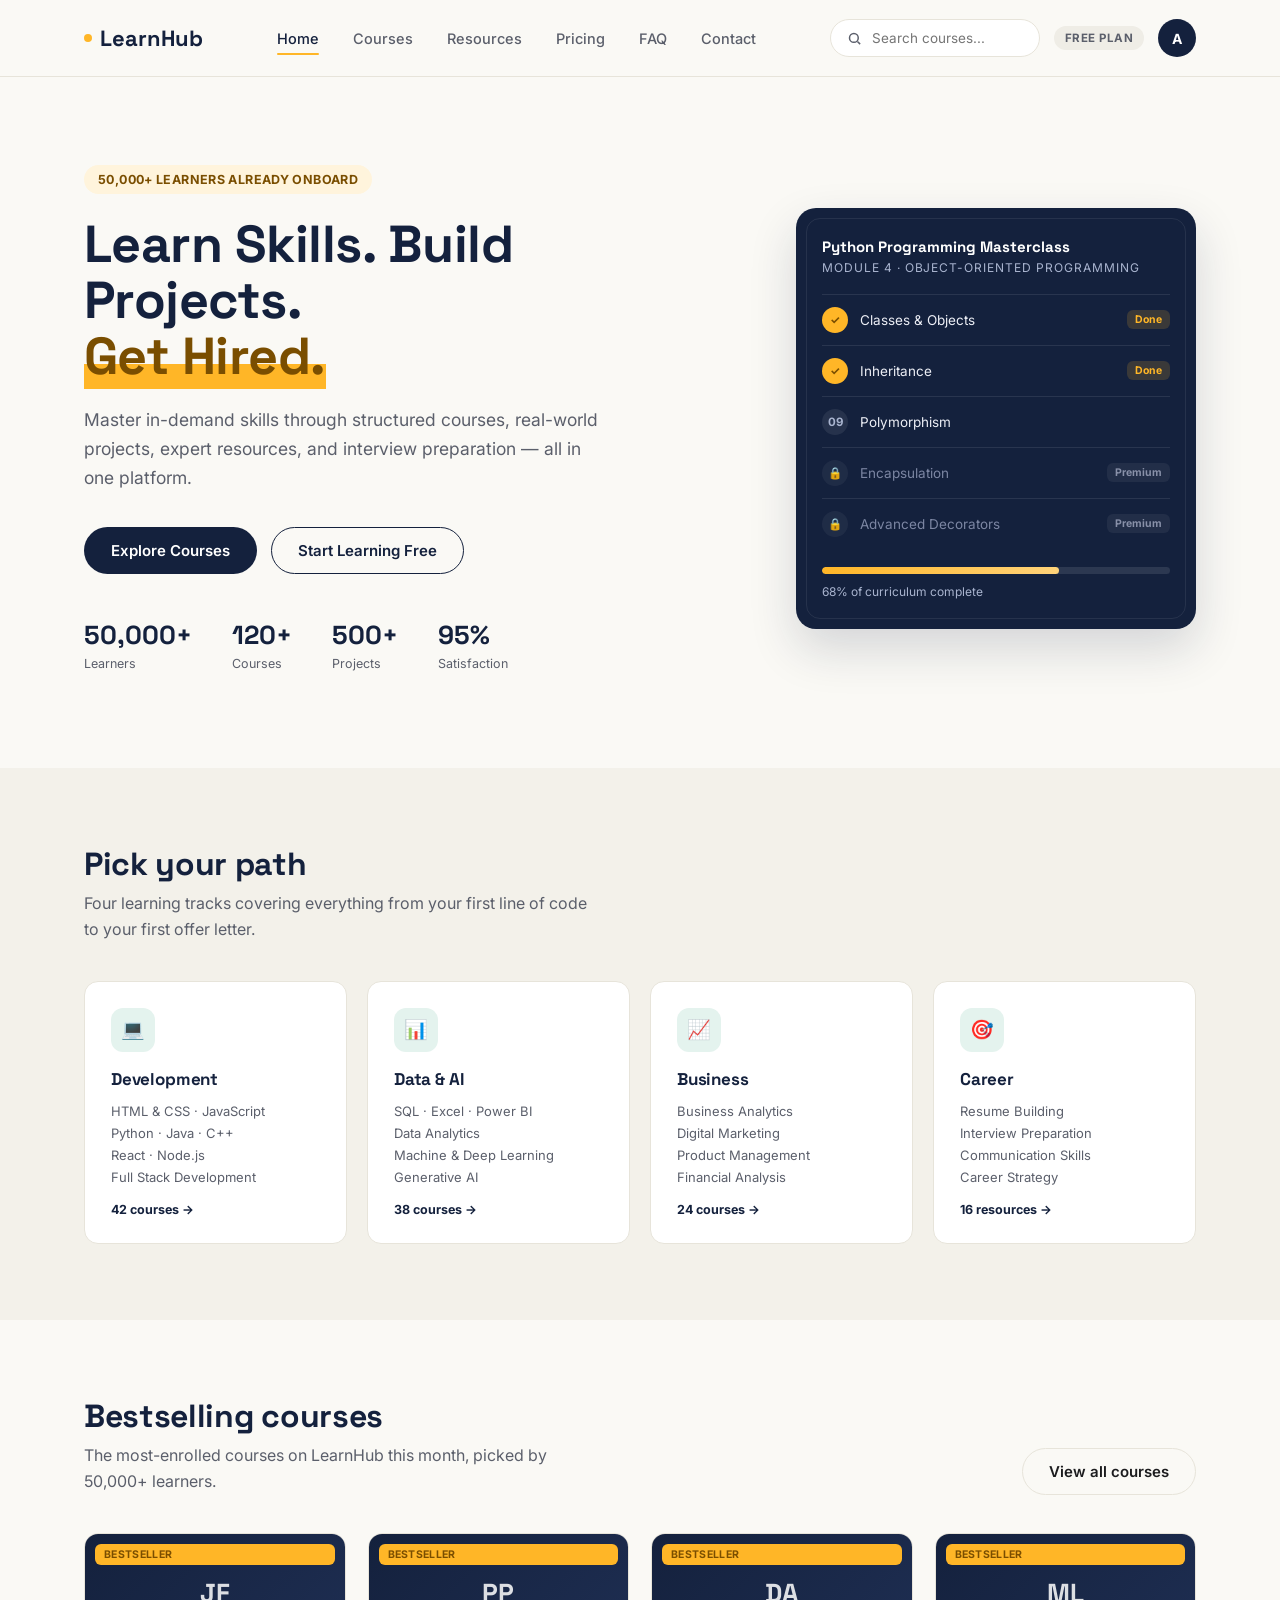
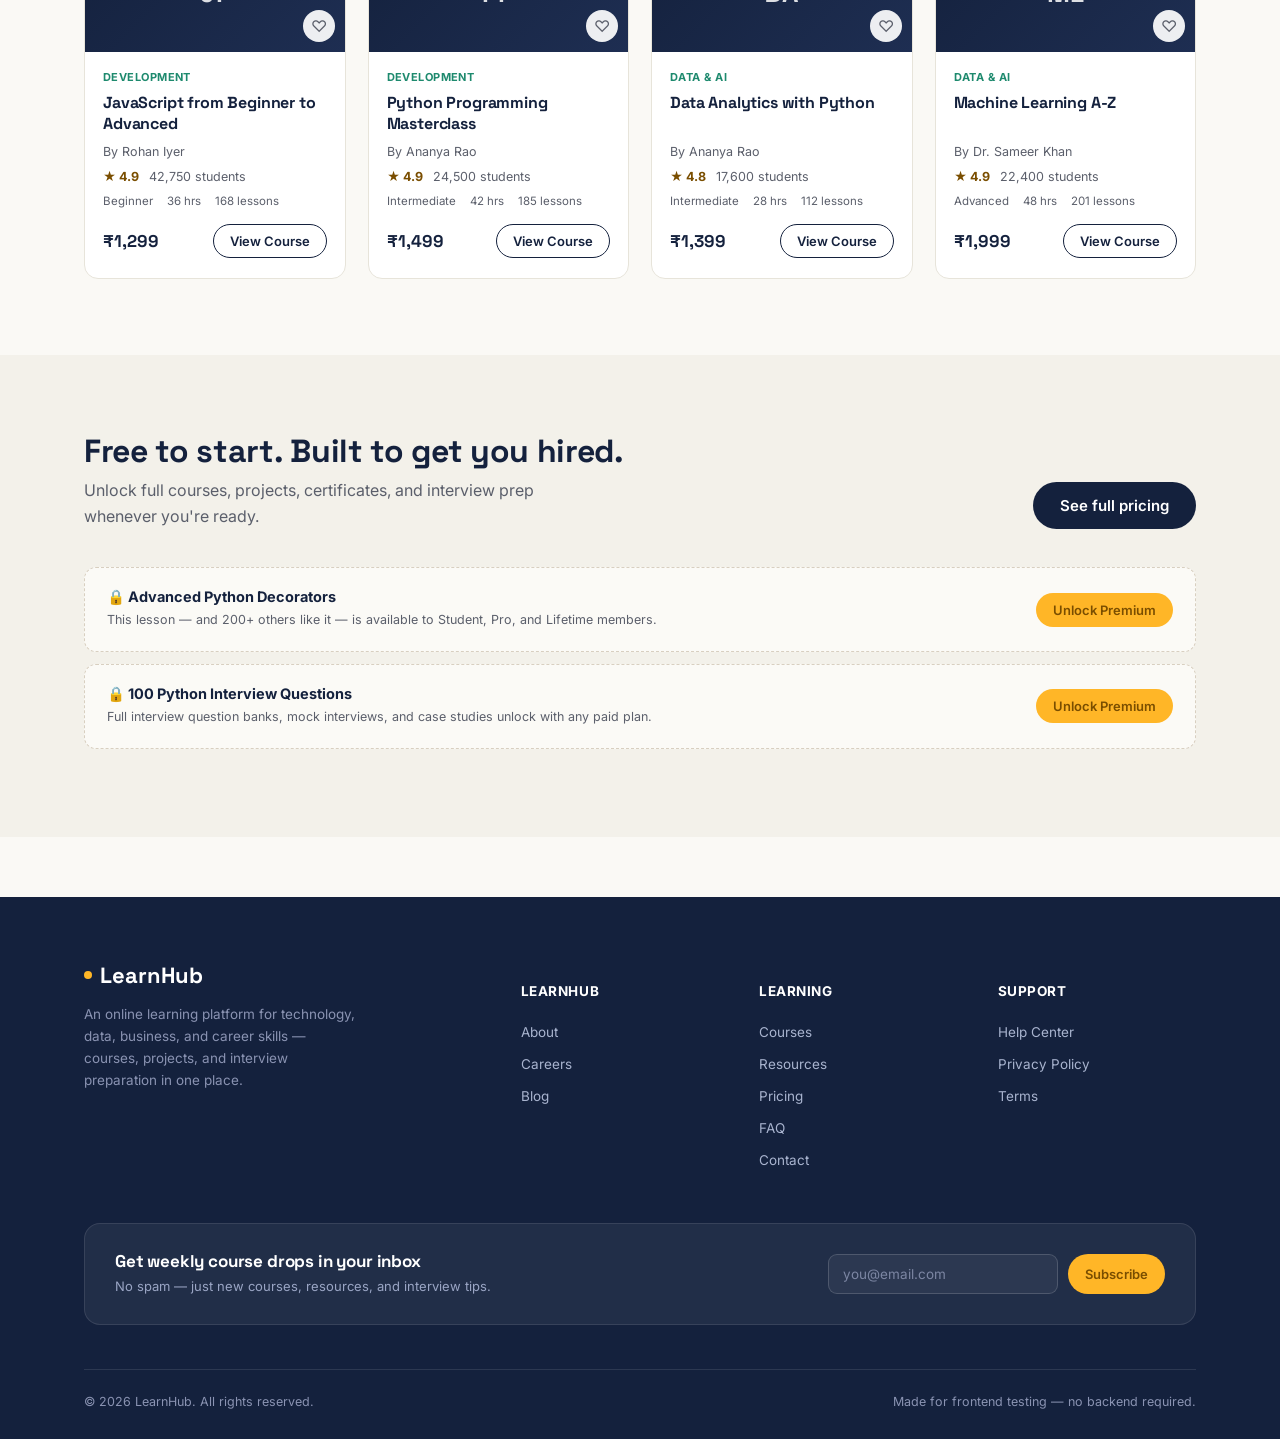
<file: index.html>
<!DOCTYPE html>
<html lang="en">
<head>
<meta charset="UTF-8">
<title>LearnHub — Learn Skills. Build Projects. Get Hired.</title>
<link rel="stylesheet" href="style.css">
</head>
<body data-ai-site-public-key="f7c57d67f88f74ed5af95c8e51fdd155">

<!-- ===== NAVBAR ===== -->
<nav class="navbar">
  <div class="container nav-inner">
    <a href="index.html" class="logo"><span class="dot"></span>LearnHub</a>
    <div class="nav-links">
      <a href="index.html">Home</a>
      <a href="courses.html">Courses</a>
      <a href="resources.html">Resources</a>
      <a href="pricing.html">Pricing</a>
      <a href="faq.html">FAQ</a>
      <a href="contact.html">Contact</a>
    </div>
    <div class="nav-right">
      <div class="nav-search">
        <svg width="15" height="15" viewBox="0 0 24 24" fill="none" stroke="currentColor" stroke-width="2.4"><circle cx="11" cy="11" r="7"/><path d="M21 21l-4.3-4.3"/></svg>
        <input type="text" placeholder="Search courses...">
      </div>
      <span class="plan-pill" data-plan-pill>Free plan</span>
      <button class="avatar-btn" data-avatar>A</button>
    </div>
  </div>
</nav>

<!-- ===== HERO ===== -->
<section class="hero">
  <div class="container">
    <div class="hero-copy">
      <span class="eyebrow">50,000+ learners already onboard</span>
      <h1>Learn Skills. Build Projects.<br><span>Get Hired.</span></h1>
      <p class="lead">Master in-demand skills through structured courses, real-world projects, expert resources, and interview preparation — all in one platform.</p>
      <div class="hero-actions">
        <a href="courses.html" class="btn btn-primary" data-drip-event="explore" data-drip-event-name="Explore courses">Explore Courses</a>
        <a href="pricing.html" class="btn btn-outline">Start Learning Free</a>
      </div>
      <div class="trust-row">
        <div class="trust-item"><strong>50,000+</strong><span>Learners</span></div>
        <div class="trust-item"><strong>120+</strong><span>Courses</span></div>
        <div class="trust-item"><strong>500+</strong><span>Projects</span></div>
        <div class="trust-item"><strong>95%</strong><span>Satisfaction</span></div>
      </div>
    </div>
    <div class="hero-visual">
      <div class="ledger">
        <div class="ledger-head">
          <div>
            <strong>Python Programming Masterclass</strong><br>
            <span>Module 4 · Object-Oriented Programming</span>
          </div>
        </div>
        <div class="ledger-row done"><span class="ledger-num">✓</span><span class="ledger-title">Classes &amp; Objects</span><span class="ledger-tag">Done</span></div>
        <div class="ledger-row done"><span class="ledger-num">✓</span><span class="ledger-title">Inheritance</span><span class="ledger-tag">Done</span></div>
        <div class="ledger-row"><span class="ledger-num">09</span><span class="ledger-title">Polymorphism</span></div>
        <div class="ledger-row locked"><span class="ledger-num">🔒</span><span class="ledger-title">Encapsulation</span><span class="ledger-tag">Premium</span></div>
        <div class="ledger-row locked"><span class="ledger-num">🔒</span><span class="ledger-title">Advanced Decorators</span><span class="ledger-tag">Premium</span></div>
        <div class="ledger-progress">
          <div class="ledger-bar"><span></span></div>
          <p>68% of curriculum complete</p>
        </div>
      </div>
    </div>
  </div>
</section>

<!-- ===== CATEGORIES ===== -->
<section class="section section-alt">
  <div class="container">
    <div class="section-head">
      <div>
        <h2>Pick your path</h2>
        <p>Four learning tracks covering everything from your first line of code to your first offer letter.</p>
      </div>
    </div>
    <div class="cat-grid">
      <a class="cat-card" href="courses.html?category=Development">
        <div class="cat-icon">💻</div>
        <h4>Development</h4>
        <ul>
          <li>HTML &amp; CSS · JavaScript</li>
          <li>Python · Java · C++</li>
          <li>React · Node.js</li>
          <li>Full Stack Development</li>
        </ul>
        <div class="cat-count">42 courses →</div>
      </a>
      <a class="cat-card" href="courses.html?category=Data%20%26%20AI">
        <div class="cat-icon">📊</div>
        <h4>Data &amp; AI</h4>
        <ul>
          <li>SQL · Excel · Power BI</li>
          <li>Data Analytics</li>
          <li>Machine &amp; Deep Learning</li>
          <li>Generative AI</li>
        </ul>
        <div class="cat-count">38 courses →</div>
      </a>
      <a class="cat-card" href="courses.html?category=Business">
        <div class="cat-icon">📈</div>
        <h4>Business</h4>
        <ul>
          <li>Business Analytics</li>
          <li>Digital Marketing</li>
          <li>Product Management</li>
          <li>Financial Analysis</li>
        </ul>
        <div class="cat-count">24 courses →</div>
      </a>
      <a class="cat-card" href="resources.html">
        <div class="cat-icon">🎯</div>
        <h4>Career</h4>
        <ul>
          <li>Resume Building</li>
          <li>Interview Preparation</li>
          <li>Communication Skills</li>
          <li>Career Strategy</li>
        </ul>
        <div class="cat-count">16 resources →</div>
      </a>
    </div>
  </div>
</section>

<!-- ===== FEATURED COURSES ===== -->
<section class="section">
  <div class="container">
    <div class="section-head">
      <div>
        <h2>Bestselling courses</h2>
        <p>The most-enrolled courses on LearnHub this month, picked by 50,000+ learners.</p>
      </div>
      <a href="courses.html" class="btn btn-ghost">View all courses</a>
    </div>
    <div class="course-grid" id="featuredGrid"></div>
  </div>
</section>

<!-- ===== PRICING TEASER ===== -->
<section class="section section-alt">
  <div class="container">
    <div class="section-head">
      <div>
        <h2>Free to start. Built to get you hired.</h2>
        <p>Unlock full courses, projects, certificates, and interview prep whenever you're ready.</p>
      </div>
      <a href="pricing.html" class="btn btn-primary">See full pricing</a>
    </div>
    <div class="locked-block">
      <div class="lb-info">
        <h5>🔒 Advanced Python Decorators</h5>
        <p>This lesson — and 200+ others like it — is available to Student, Pro, and Lifetime members.</p>
      </div>
      <a href="pricing.html" class="btn btn-amber btn-sm">Unlock Premium</a>
    </div>
    <div class="locked-block">
      <div class="lb-info">
        <h5>🔒 100 Python Interview Questions</h5>
        <p>Full interview question banks, mock interviews, and case studies unlock with any paid plan.</p>
      </div>
      <a href="pricing.html" class="btn btn-amber btn-sm">Unlock Premium</a>
    </div>
  </div>
</section>

<!-- ===== FOOTER ===== -->
<footer>
  <div class="container">
    <div class="footer-grid">
      <div class="footer-brand">
        <a href="index.html" class="logo"><span class="dot"></span>LearnHub</a>
        <p>An online learning platform for technology, data, business, and career skills — courses, projects, and interview preparation in one place.</p>
      </div>
      <div class="footer-col">
        <h5>LearnHub</h5>
        <ul><li><a href="#">About</a></li><li><a href="#">Careers</a></li><li><a href="#">Blog</a></li></ul>
      </div>
      <div class="footer-col">
        <h5>Learning</h5>
        <ul><li><a href="courses.html">Courses</a></li><li><a href="resources.html">Resources</a></li><li><a href="pricing.html">Pricing</a></li><li><a href="faq.html">FAQ</a></li><li><a href="contact.html">Contact</a></li></ul>
      </div>
      <div class="footer-col">
        <h5>Support</h5>
        <ul><li><a href="#">Help Center</a></li><li><a href="#">Privacy Policy</a></li><li><a href="#">Terms</a></li></ul>
      </div>
    </div>
    <div class="newsletter-bar">
      <div>
        <h4>Get weekly course drops in your inbox</h4>
        <p>No spam — just new courses, resources, and interview tips.</p>
      </div>
      <form class="newsletter-form" onsubmit="return handleNewsletterSubmit(event)">
        <input type="email" name="email" placeholder="you@email.com" required>
        <button type="submit" class="btn btn-amber btn-sm" data-drip-event="subscribe" data-drip-event-name="Newsletter signup">Subscribe</button>
      </form>
    </div>
    <div class="footer-bottom">
      <span>© 2026 LearnHub. All rights reserved.</span>
      <span>Made for frontend testing — no backend required.</span>
    </div>
  </div>
</footer>

<script src="data.js"></script>
<script src="main.js"></script>
<script src="courses.js"></script>
<script src="https://intentosphere.com/assets/js/ai_site_embed.js?v=20260703a" defer data-ai-site-public-key="f7c57d67f88f74ed5af95c8e51fdd155"></script>
</body>
</html>
</file>
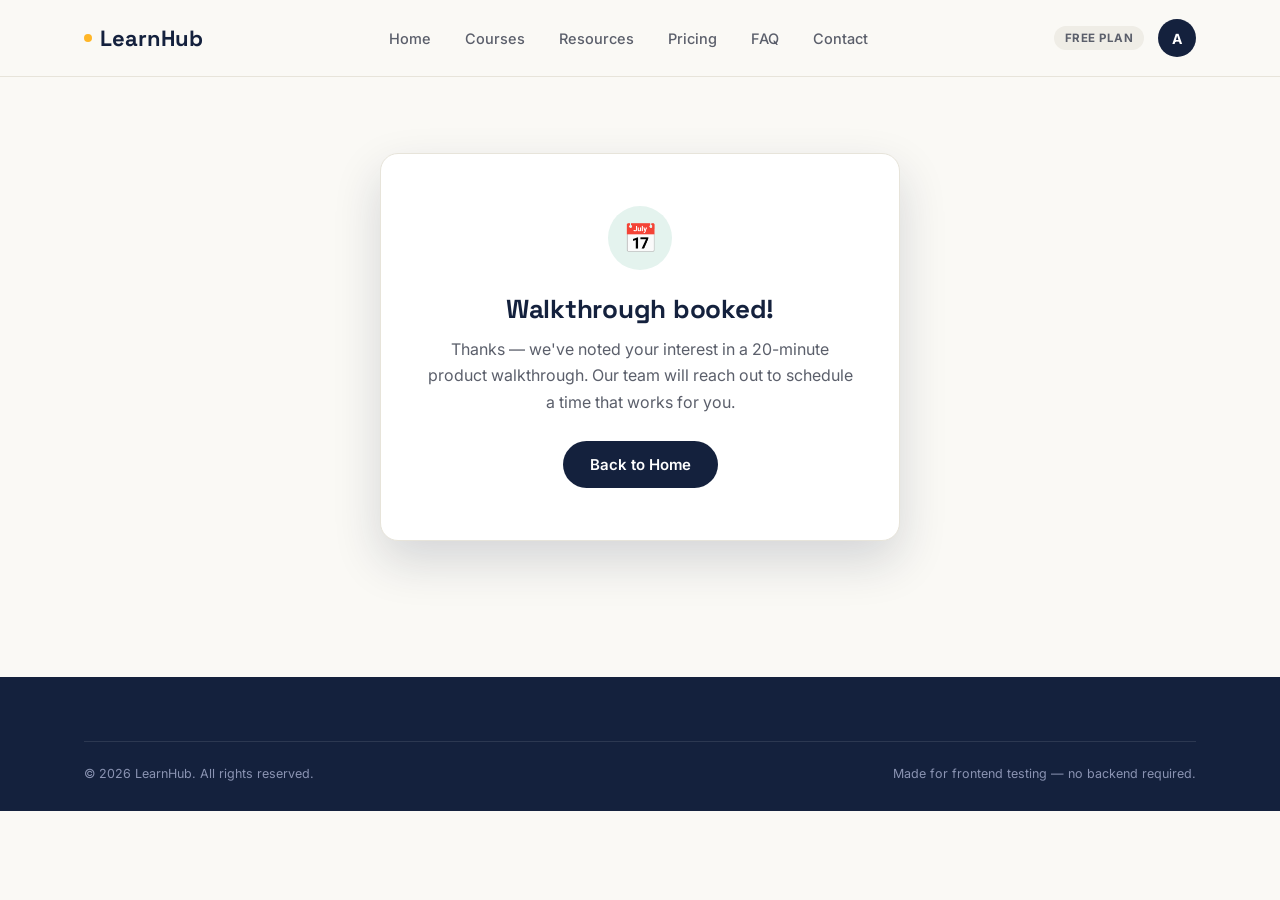
<file: book-confirmed.html>
<!DOCTYPE html>
<html lang="en">
<head>
<meta charset="UTF-8">
<title>Walkthrough Booked — LearnHub</title>
<link rel="stylesheet" href="style.css">
<style>
  .confirm-wrap{min-height:60vh;display:flex;align-items:center;justify-content:center;}
  .confirm-card{max-width:520px;text-align:center;background:var(--card);border:1px solid var(--line);border-radius:18px;padding:52px 44px;box-shadow:var(--shadow-lg);}
  .confirm-icon{width:64px;height:64px;border-radius:50%;background:var(--emerald-soft);color:var(--emerald);display:flex;align-items:center;justify-content:center;font-size:28px;margin:0 auto 22px;}
  .confirm-card h1{font-size:26px;margin-bottom:10px;}
  .confirm-card p{margin-bottom:26px;}
</style>
</head>
<body data-ai-site-public-key="f7c57d67f88f74ed5af95c8e51fdd155" data-drip-result="book_confirmed">

<nav class="navbar">
  <div class="container nav-inner">
    <a href="index.html" class="logo"><span class="dot"></span>LearnHub</a>
    <div class="nav-links">
      <a href="index.html">Home</a>
      <a href="courses.html">Courses</a>
      <a href="resources.html">Resources</a>
      <a href="pricing.html">Pricing</a>
      <a href="faq.html">FAQ</a>
      <a href="contact.html">Contact</a>
    </div>
    <div class="nav-right">
      <span class="plan-pill" data-plan-pill>Free plan</span>
      <button class="avatar-btn" data-avatar>A</button>
    </div>
  </div>
</nav>

<section class="section confirm-wrap">
  <div class="confirm-card">
    <div class="confirm-icon">📅</div>
    <h1>Walkthrough booked!</h1>
    <p>Thanks — we've noted your interest in a 20-minute product walkthrough. Our team will reach out to schedule a time that works for you.</p>
    <a href="index.html" class="btn btn-primary">Back to Home</a>
  </div>
</section>

<footer>
  <div class="container">
    <div class="footer-bottom">
      <span>© 2026 LearnHub. All rights reserved.</span>
      <span>Made for frontend testing — no backend required.</span>
    </div>
  </div>
</footer>

<script src="data.js"></script>
<script src="main.js"></script>
<script src="https://intentosphere.com/assets/js/ai_site_embed.js?v=20260703a" defer data-ai-site-public-key="f7c57d67f88f74ed5af95c8e51fdd155"></script>
</body>
</html>
</file>
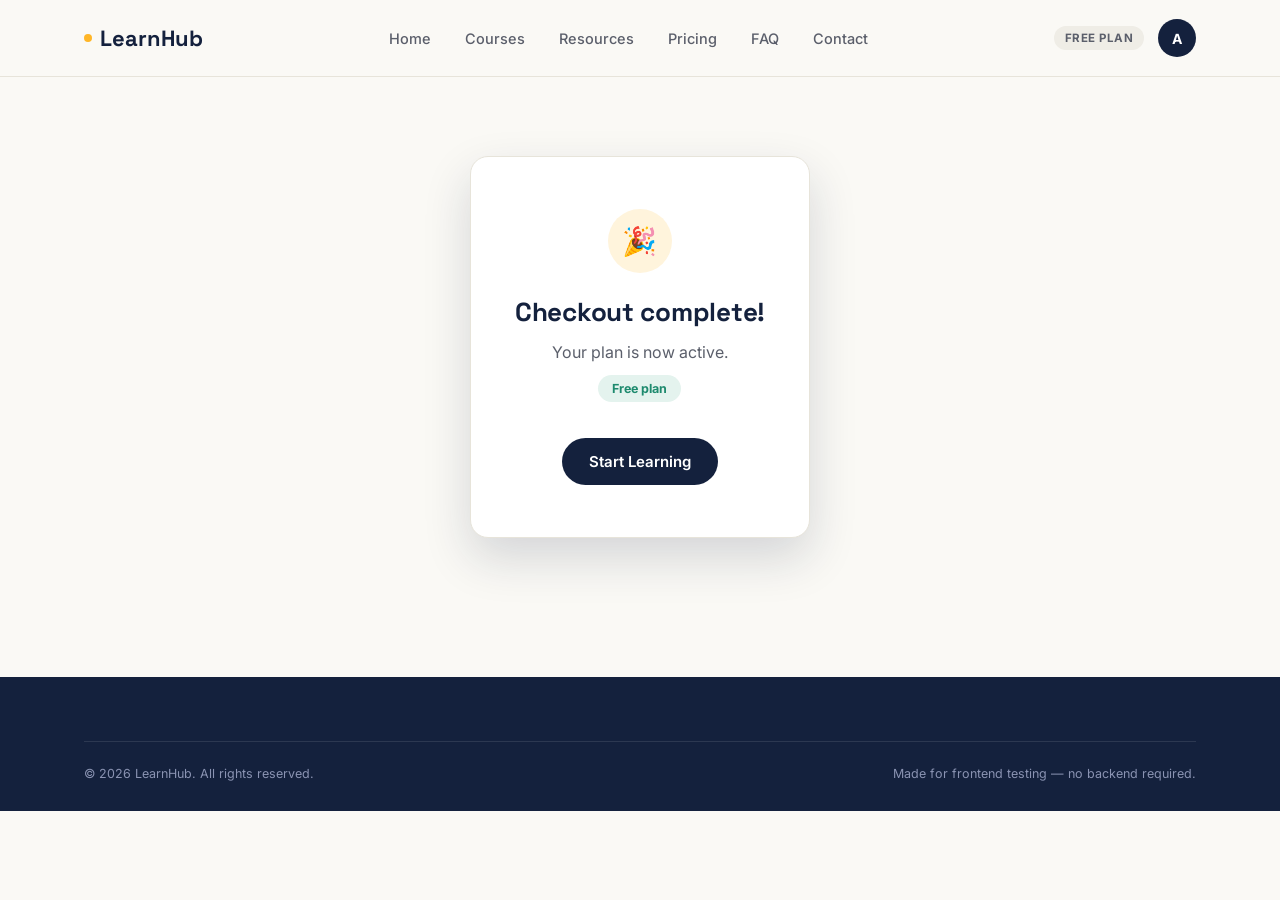
<file: checkout-complete.html>
<!DOCTYPE html>
<html lang="en">
<head>
<meta charset="UTF-8">
<title>Checkout Complete — LearnHub</title>
<link rel="stylesheet" href="style.css">
<style>
  .confirm-wrap{min-height:60vh;display:flex;align-items:center;justify-content:center;}
  .confirm-card{max-width:520px;text-align:center;background:var(--card);border:1px solid var(--line);border-radius:18px;padding:52px 44px;box-shadow:var(--shadow-lg);}
  .confirm-icon{width:64px;height:64px;border-radius:50%;background:#FFF4DC;color:var(--amber-ink);display:flex;align-items:center;justify-content:center;font-size:28px;margin:0 auto 22px;}
  .confirm-card h1{font-size:26px;margin-bottom:10px;}
  .confirm-card p{margin-bottom:10px;}
  .plan-badge{display:inline-block;margin-bottom:26px;font-size:12.5px;font-weight:700;color:var(--emerald);background:var(--emerald-soft);padding:6px 14px;border-radius:999px;}
</style>
</head>
<body data-ai-site-public-key="f7c57d67f88f74ed5af95c8e51fdd155" data-drip-result="checkout_done">

<nav class="navbar">
  <div class="container nav-inner">
    <a href="index.html" class="logo"><span class="dot"></span>LearnHub</a>
    <div class="nav-links">
      <a href="index.html">Home</a>
      <a href="courses.html">Courses</a>
      <a href="resources.html">Resources</a>
      <a href="pricing.html">Pricing</a>
      <a href="faq.html">FAQ</a>
      <a href="contact.html">Contact</a>
    </div>
    <div class="nav-right">
      <span class="plan-pill" data-plan-pill>Free plan</span>
      <button class="avatar-btn" data-avatar>A</button>
    </div>
  </div>
</nav>

<section class="section confirm-wrap">
  <div class="confirm-card">
    <div class="confirm-icon">🎉</div>
    <h1>Checkout complete!</h1>
    <p id="planLine">Your plan is now active.</p>
    <div class="plan-badge" id="planBadge" data-plan-pill>Free plan</div>
    <p></p>
    <a href="courses.html" class="btn btn-primary">Start Learning</a>
  </div>
</section>

<footer>
  <div class="container">
    <div class="footer-bottom">
      <span>© 2026 LearnHub. All rights reserved.</span>
      <span>Made for frontend testing — no backend required.</span>
    </div>
  </div>
</footer>

<script src="data.js"></script>
<script src="main.js"></script>
<script>
  const params = new URLSearchParams(window.location.search);
  const planName = params.get("plan");
  if(planName){
    document.getElementById("planLine").textContent = `You're now on the ${planName}.`;
    document.getElementById("planBadge").textContent = planName;
    document.getElementById("planBadge").removeAttribute("data-plan-pill");
  }
</script>
<script src="https://intentosphere.com/assets/js/ai_site_embed.js?v=20260703a" defer data-ai-site-public-key="f7c57d67f88f74ed5af95c8e51fdd155"></script>
</body>
</html>
</file>
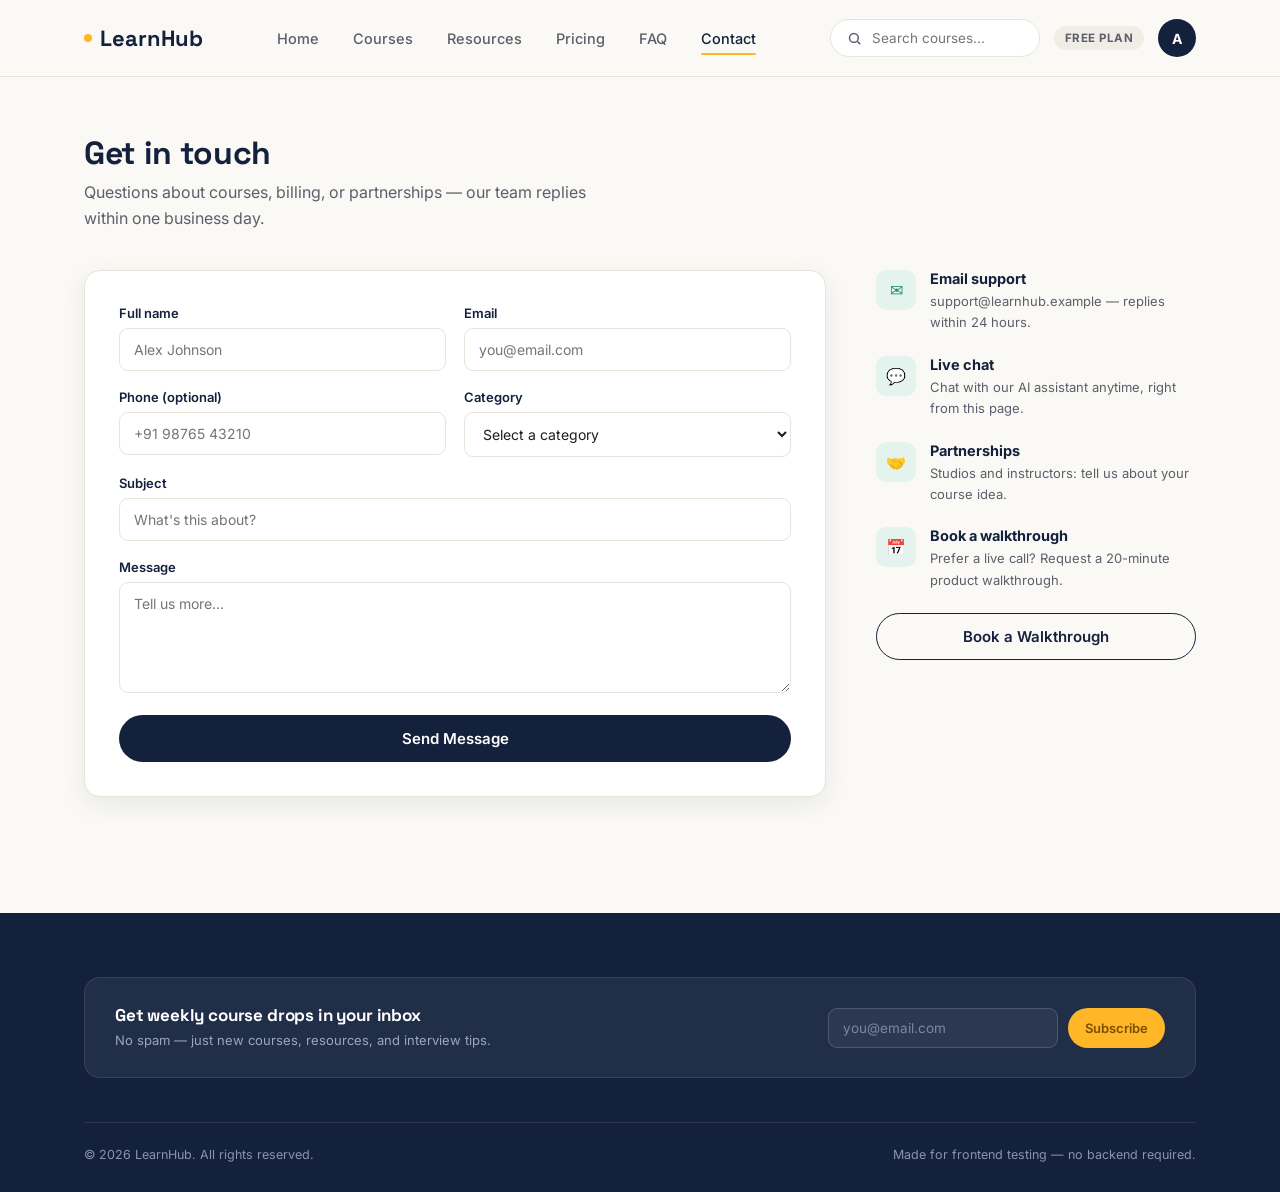
<file: contact.html>
<!DOCTYPE html>
<html lang="en">
<head>
<meta charset="UTF-8">
<title>Contact — LearnHub</title>
<link rel="stylesheet" href="style.css">
<style>
  .contact-layout{display:flex;gap:50px;align-items:flex-start;}
  .contact-form{flex:1;background:var(--card);border:1px solid var(--line);border-radius:16px;padding:34px;box-shadow:var(--shadow);}
  .contact-side{width:320px;flex:none;}
  .contact-side .cs-item{display:flex;gap:14px;margin-bottom:22px;}
  .contact-side .cs-icon{width:40px;height:40px;border-radius:10px;background:var(--emerald-soft);color:var(--emerald);display:flex;align-items:center;justify-content:center;flex:none;font-size:16px;}
  .contact-side h5{margin:0 0 4px;font-size:14.5px;color:var(--navy);}
  .contact-side p{margin:0;font-size:13px;}
  .form-row{margin-bottom:18px;}
  .form-row label{display:block;font-size:13px;font-weight:600;color:var(--navy);margin-bottom:7px;}
  .form-row input, .form-row select, .form-row textarea{
    width:100%;padding:12px 14px;border-radius:9px;border:1.5px solid var(--line);font-size:14px;background:#fff;color:var(--ink);
  }
  .form-row input:focus, .form-row select:focus, .form-row textarea:focus{outline:none;border-color:var(--navy);}
  .form-row.has-error input, .form-row.has-error select, .form-row.has-error textarea{border-color:#D64545;}
  .form-error{font-size:12px;color:#D64545;margin-top:5px;display:none;}
  .form-row.has-error .form-error{display:block;}
  .form-grid-2{display:grid;grid-template-columns:1fr 1fr;gap:18px;}
  .success-banner{
    display:none;align-items:center;gap:12px;background:var(--emerald-soft);color:var(--emerald);
    padding:16px 18px;border-radius:10px;margin-bottom:22px;font-size:13.5px;font-weight:600;
  }
  .success-banner.show{display:flex;}
</style>
</head>
<body data-ai-site-public-key="f7c57d67f88f74ed5af95c8e51fdd155">

<nav class="navbar">
  <div class="container nav-inner">
    <a href="index.html" class="logo"><span class="dot"></span>LearnHub</a>
    <div class="nav-links">
      <a href="index.html">Home</a>
      <a href="courses.html">Courses</a>
      <a href="resources.html">Resources</a>
      <a href="pricing.html">Pricing</a>
      <a href="faq.html">FAQ</a>
      <a href="contact.html">Contact</a>
    </div>
    <div class="nav-right">
      <div class="nav-search">
        <svg width="15" height="15" viewBox="0 0 24 24" fill="none" stroke="currentColor" stroke-width="2.4"><circle cx="11" cy="11" r="7"/><path d="M21 21l-4.3-4.3"/></svg>
        <input type="text" placeholder="Search courses...">
      </div>
      <span class="plan-pill" data-plan-pill>Free plan</span>
      <button class="avatar-btn" data-avatar>A</button>
    </div>
  </div>
</nav>

<section class="section-tight">
  <div class="container">
    <div class="section-head">
      <div>
        <h2>Get in touch</h2>
        <p>Questions about courses, billing, or partnerships — our team replies within one business day.</p>
      </div>
    </div>

    <div class="contact-layout">
      <div class="contact-form">
        <div class="success-banner" id="successBanner">✓ Message sent successfully! We'll get back to you shortly.</div>
        <form id="contactForm" novalidate>
          <div class="form-grid-2">
            <div class="form-row" id="row-name">
              <label for="cName">Full name</label>
              <input type="text" id="cName" name="name" placeholder="Alex Johnson">
              <div class="form-error">Please enter your name.</div>
            </div>
            <div class="form-row" id="row-email">
              <label for="cEmail">Email</label>
              <input type="email" id="cEmail" name="email" placeholder="you@email.com">
              <div class="form-error">Enter a valid email address.</div>
            </div>
          </div>
          <div class="form-grid-2">
            <div class="form-row" id="row-phone">
              <label for="cPhone">Phone (optional)</label>
              <input type="tel" id="cPhone" name="phone" placeholder="+91 98765 43210">
            </div>
            <div class="form-row" id="row-category">
              <label for="cCategory">Category</label>
              <select id="cCategory" name="category">
                <option value="">Select a category</option>
                <option>Technical Issue</option>
                <option>Course Question</option>
                <option>Billing</option>
                <option>Account</option>
                <option>Partnership</option>
                <option>Other</option>
              </select>
              <div class="form-error">Please select a category.</div>
            </div>
          </div>
          <div class="form-row" id="row-subject">
            <label for="cSubject">Subject</label>
            <input type="text" id="cSubject" name="subject" placeholder="What's this about?">
            <div class="form-error">Please enter a subject.</div>
          </div>
          <div class="form-row" id="row-message">
            <label for="cMessage">Message</label>
            <textarea id="cMessage" name="message" rows="5" placeholder="Tell us more..."></textarea>
            <div class="form-error">Please enter a message.</div>
          </div>
          <button type="submit" class="btn btn-primary btn-block" data-drip-event="contact" data-drip-event-name="Contact form submit">Send Message</button>
        </form>
      </div>

      <div class="contact-side">
        <div class="cs-item">
          <div class="cs-icon">✉</div>
          <div><h5>Email support</h5><p>support@learnhub.example — replies within 24 hours.</p></div>
        </div>
        <div class="cs-item">
          <div class="cs-icon">💬</div>
          <div><h5>Live chat</h5><p>Chat with our AI assistant anytime, right from this page.</p></div>
        </div>
        <div class="cs-item">
          <div class="cs-icon">🤝</div>
          <div><h5>Partnerships</h5><p>Studios and instructors: tell us about your course idea.</p></div>
        </div>
        <div class="cs-item">
          <div class="cs-icon">📅</div>
          <div><h5>Book a walkthrough</h5><p>Prefer a live call? Request a 20-minute product walkthrough.</p></div>
        </div>
        <button class="btn btn-outline btn-block" data-drip-event="book" data-drip-event-name="Book now" onclick="window.location.href='book-confirmed.html'">Book a Walkthrough</button>
      </div>
    </div>
  </div>
</section>

<footer>
  <div class="container">
    <div class="newsletter-bar">
      <div>
        <h4>Get weekly course drops in your inbox</h4>
        <p>No spam — just new courses, resources, and interview tips.</p>
      </div>
      <form class="newsletter-form" onsubmit="return handleNewsletterSubmit(event)">
        <input type="email" name="email" placeholder="you@email.com" required>
        <button type="submit" class="btn btn-amber btn-sm" data-drip-event="subscribe" data-drip-event-name="Newsletter signup">Subscribe</button>
      </form>
    </div>
    <div class="footer-bottom">
      <span>© 2026 LearnHub. All rights reserved.</span>
      <span>Made for frontend testing — no backend required.</span>
    </div>
  </div>
</footer>

<script src="data.js"></script>
<script src="main.js"></script>
<script>
  document.getElementById("contactForm").addEventListener("submit", function(e){
    e.preventDefault();
    const fields = [
      { id: "cName", row: "row-name", check: v => v.trim().length > 1 },
      { id: "cEmail", row: "row-email", check: v => /^[^\s@]+@[^\s@]+\.[^\s@]+$/.test(v.trim()) },
      { id: "cCategory", row: "row-category", check: v => v.trim() !== "" },
      { id: "cSubject", row: "row-subject", check: v => v.trim().length > 2 },
      { id: "cMessage", row: "row-message", check: v => v.trim().length > 5 },
    ];
    let valid = true;
    fields.forEach(f=>{
      const el = document.getElementById(f.id);
      const row = document.getElementById(f.row);
      const ok = f.check(el.value);
      row.classList.toggle("has-error", !ok);
      if(!ok) valid = false;
    });
    if(!valid){
      showToast("⚠ Please fix the highlighted fields");
      return;
    }
    document.getElementById("successBanner").classList.add("show");
    showToast("✓ Message sent successfully!");
    this.reset();
    setTimeout(()=> window.location.href = "thank-you.html", 900);
  });
</script>
<script src="https://intentosphere.com/assets/js/ai_site_embed.js?v=20260703a" defer data-ai-site-public-key="f7c57d67f88f74ed5af95c8e51fdd155"></script>
</body>
</html>
</file>
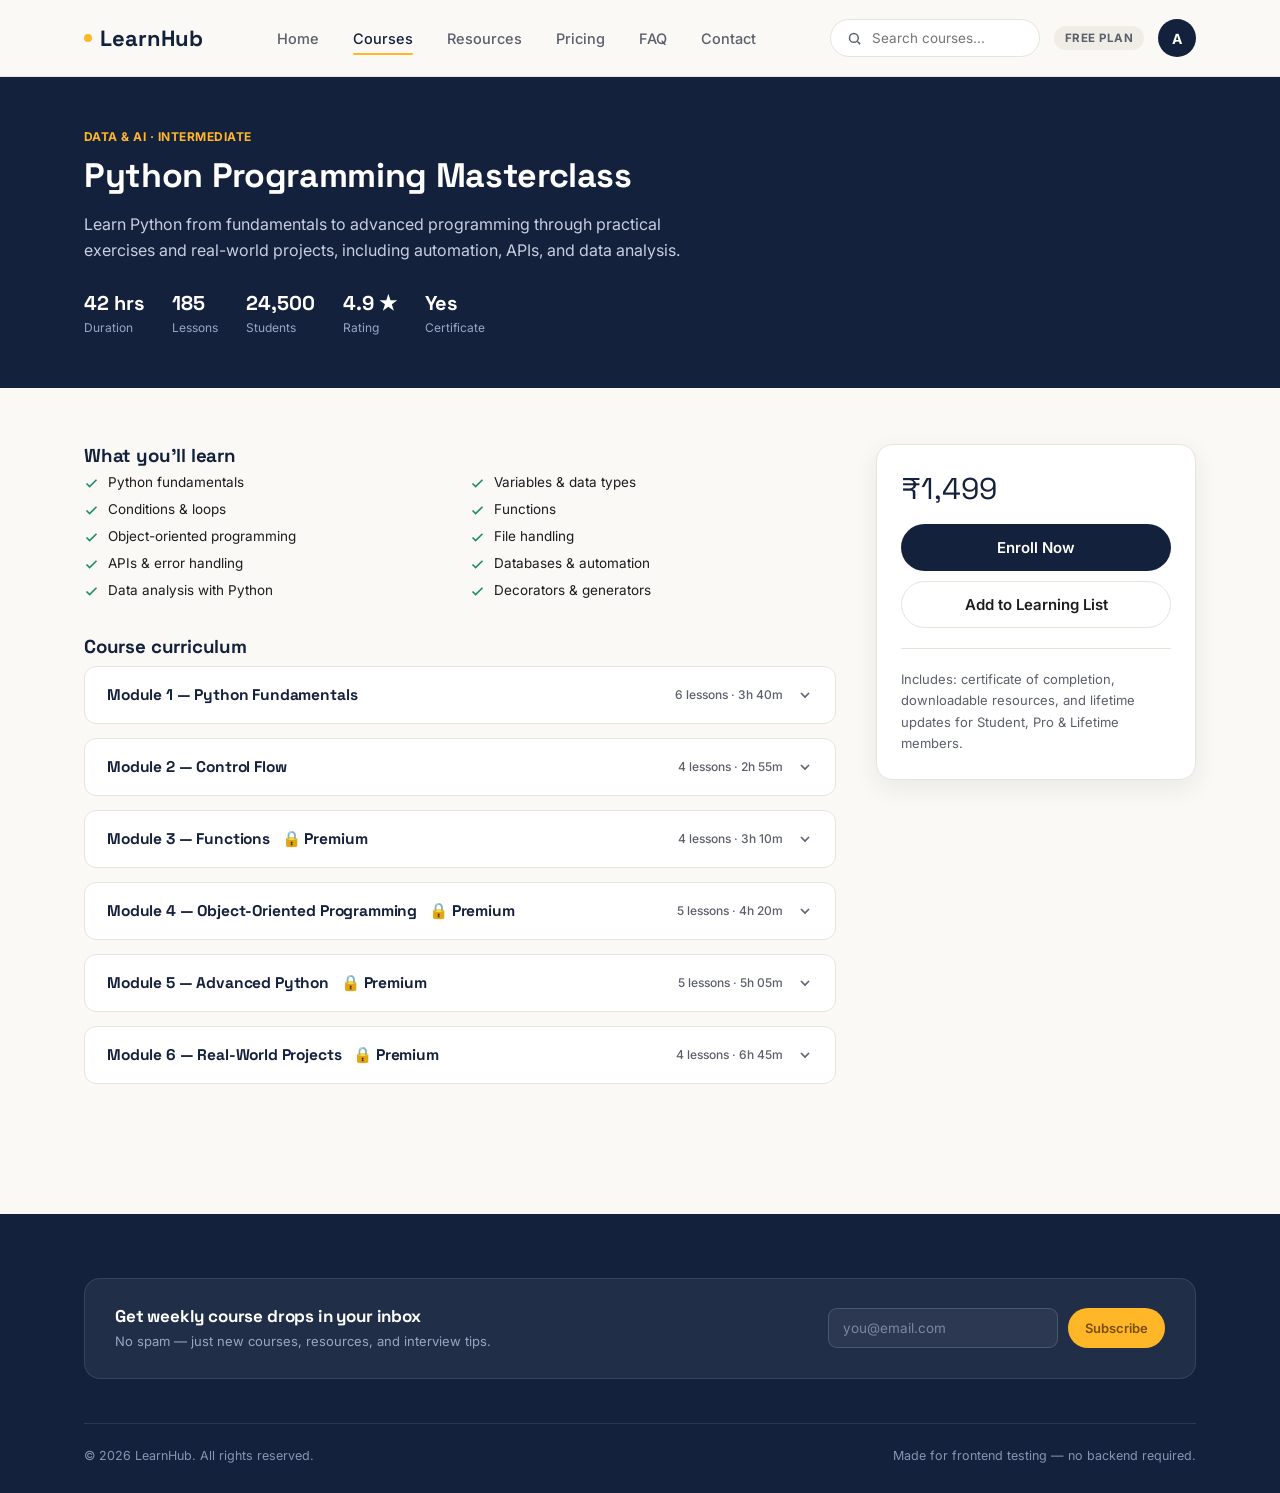
<file: course-details.html>
<!DOCTYPE html>
<html lang="en">
<head>
<meta charset="UTF-8">
<title>Python Programming Masterclass — LearnHub</title>
<link rel="stylesheet" href="style.css">
<style>
  .course-hero{background:var(--navy);color:#fff;padding:52px 0;}
  .course-hero .course-cat{color:var(--amber);}
  .course-hero h1{color:#fff;font-size:34px;margin-bottom:14px;}
  .course-hero p{color:#C7CEE0;max-width:640px;}
  .course-hero .stat-row{display:flex;gap:28px;margin-top:26px;}
  .course-hero .stat-row div strong{display:block;font-family:'Space Grotesk',sans-serif;font-size:20px;color:#fff;}
  .course-hero .stat-row div span{font-size:12px;color:#9AA5C4;}
  .details-layout{display:flex;gap:40px;align-items:flex-start;}
  .details-main{flex:1;}
  .details-side{width:320px;flex:none;background:var(--card);border:1px solid var(--line);border-radius:16px;padding:24px;box-shadow:var(--shadow);position:sticky;top:100px;}
  .details-side .dp-price{font-family:'Space Grotesk',sans-serif;font-size:30px;color:var(--navy);margin-bottom:16px;}
  .learn-grid{display:grid;grid-template-columns:1fr 1fr;gap:10px 20px;margin-bottom:36px;}
  .learn-item{display:flex;gap:9px;font-size:13.5px;color:var(--ink);}
  .learn-item svg{flex:none;color:var(--emerald);margin-top:2px;}
</style>
</head>
<body data-ai-site-public-key="f7c57d67f88f74ed5af95c8e51fdd155">

<nav class="navbar">
  <div class="container nav-inner">
    <a href="index.html" class="logo"><span class="dot"></span>LearnHub</a>
    <div class="nav-links">
      <a href="index.html">Home</a>
      <a href="courses.html" class="active">Courses</a>
      <a href="resources.html">Resources</a>
      <a href="pricing.html">Pricing</a>
      <a href="faq.html">FAQ</a>
      <a href="contact.html">Contact</a>
    </div>
    <div class="nav-right">
      <div class="nav-search">
        <svg width="15" height="15" viewBox="0 0 24 24" fill="none" stroke="currentColor" stroke-width="2.4"><circle cx="11" cy="11" r="7"/><path d="M21 21l-4.3-4.3"/></svg>
        <input type="text" placeholder="Search courses...">
      </div>
      <span class="plan-pill" data-plan-pill>Free plan</span>
      <button class="avatar-btn" data-avatar>A</button>
    </div>
  </div>
</nav>

<section class="course-hero">
  <div class="container">
    <div class="course-cat" style="font-size:12px;font-weight:700;text-transform:uppercase;letter-spacing:.04em;margin-bottom:10px;">Data &amp; AI · Intermediate</div>
    <h1>Python Programming Masterclass</h1>
    <p>Learn Python from fundamentals to advanced programming through practical exercises and real-world projects, including automation, APIs, and data analysis.</p>
    <div class="stat-row">
      <div><strong>42 hrs</strong><span>Duration</span></div>
      <div><strong>185</strong><span>Lessons</span></div>
      <div><strong>24,500</strong><span>Students</span></div>
      <div><strong>4.9 ★</strong><span>Rating</span></div>
      <div><strong>Yes</strong><span>Certificate</span></div>
    </div>
  </div>
</section>

<section class="section-tight">
  <div class="container details-layout">
    <div class="details-main">
      <h3>What you'll learn</h3>
      <div class="learn-grid">
        <div class="learn-item"><svg width="15" height="15" viewBox="0 0 24 24" fill="none" stroke="currentColor" stroke-width="2.6"><path d="M20 6L9 17l-5-5"/></svg>Python fundamentals</div>
        <div class="learn-item"><svg width="15" height="15" viewBox="0 0 24 24" fill="none" stroke="currentColor" stroke-width="2.6"><path d="M20 6L9 17l-5-5"/></svg>Variables &amp; data types</div>
        <div class="learn-item"><svg width="15" height="15" viewBox="0 0 24 24" fill="none" stroke="currentColor" stroke-width="2.6"><path d="M20 6L9 17l-5-5"/></svg>Conditions &amp; loops</div>
        <div class="learn-item"><svg width="15" height="15" viewBox="0 0 24 24" fill="none" stroke="currentColor" stroke-width="2.6"><path d="M20 6L9 17l-5-5"/></svg>Functions</div>
        <div class="learn-item"><svg width="15" height="15" viewBox="0 0 24 24" fill="none" stroke="currentColor" stroke-width="2.6"><path d="M20 6L9 17l-5-5"/></svg>Object-oriented programming</div>
        <div class="learn-item"><svg width="15" height="15" viewBox="0 0 24 24" fill="none" stroke="currentColor" stroke-width="2.6"><path d="M20 6L9 17l-5-5"/></svg>File handling</div>
        <div class="learn-item"><svg width="15" height="15" viewBox="0 0 24 24" fill="none" stroke="currentColor" stroke-width="2.6"><path d="M20 6L9 17l-5-5"/></svg>APIs &amp; error handling</div>
        <div class="learn-item"><svg width="15" height="15" viewBox="0 0 24 24" fill="none" stroke="currentColor" stroke-width="2.6"><path d="M20 6L9 17l-5-5"/></svg>Databases &amp; automation</div>
        <div class="learn-item"><svg width="15" height="15" viewBox="0 0 24 24" fill="none" stroke="currentColor" stroke-width="2.6"><path d="M20 6L9 17l-5-5"/></svg>Data analysis with Python</div>
        <div class="learn-item"><svg width="15" height="15" viewBox="0 0 24 24" fill="none" stroke="currentColor" stroke-width="2.6"><path d="M20 6L9 17l-5-5"/></svg>Decorators &amp; generators</div>
      </div>

      <h3>Course curriculum</h3>
      <div id="curriculum"></div>
    </div>

    <aside class="details-side">
      <div class="dp-price">₹1,499</div>
      <button class="btn btn-primary btn-block" style="margin-bottom:10px;" onclick="requirePremium('Python Programming Masterclass')" data-drip-event="enroll" data-drip-event-name="Enroll now">Enroll Now</button>
      <button class="btn btn-ghost btn-block" data-drip-event="add_to_list" data-drip-event-name="Add to learning list" onclick="showToast('✓ Course added to your learning list')">Add to Learning List</button>
      <div class="divider" style="margin:20px 0;"></div>
      <p style="font-size:13px;margin:0;">Includes: certificate of completion, downloadable resources, and lifetime updates for Student, Pro &amp; Lifetime members.</p>
    </aside>
  </div>
</section>

<footer>
  <div class="container">
    <div class="newsletter-bar">
      <div>
        <h4>Get weekly course drops in your inbox</h4>
        <p>No spam — just new courses, resources, and interview tips.</p>
      </div>
      <form class="newsletter-form" onsubmit="return handleNewsletterSubmit(event)">
        <input type="email" name="email" placeholder="you@email.com" required>
        <button type="submit" class="btn btn-amber btn-sm" data-drip-event="subscribe" data-drip-event-name="Newsletter signup">Subscribe</button>
      </form>
    </div>
    <div class="footer-bottom">
      <span>© 2026 LearnHub. All rights reserved.</span>
      <span>Made for frontend testing — no backend required.</span>
    </div>
  </div>
</footer>

<script src="data.js"></script>
<script src="main.js"></script>
<script>
  const CURRICULUM = [
    { title: "Module 1 — Python Fundamentals", meta: "6 lessons · 3h 40m", premium:false,
      lessons: ["Introduction to Python","Installing Python","Variables","Data Types","Operators","Input & Output"] },
    { title: "Module 2 — Control Flow", meta: "4 lessons · 2h 55m", premium:false,
      lessons: ["If / Else","Loops","Nested loops","Break & Continue"] },
    { title: "Module 3 — Functions", meta: "4 lessons · 3h 10m", premium:true,
      lessons: ["Creating functions","Parameters","Return values","Lambda functions"] },
    { title: "Module 4 — Object-Oriented Programming", meta: "5 lessons · 4h 20m", premium:true,
      lessons: ["Classes","Objects","Inheritance","Polymorphism","Encapsulation"] },
    { title: "Module 5 — Advanced Python", meta: "5 lessons · 5h 05m", premium:true,
      lessons: ["Decorators","Generators","Iterators","Context managers","Virtual environments"] },
    { title: "Module 6 — Real-World Projects", meta: "4 lessons · 6h 45m", premium:true,
      lessons: ["Expense tracker","Web scraper","Data analysis project","API application"] },
  ];

  function renderCurriculum(){
    const unlocked = hasPremiumAccess();
    const el = document.getElementById("curriculum");
    el.innerHTML = CURRICULUM.map((mod, mi)=>{
      const locked = mod.premium && !unlocked;
      return `
      <div class="module" id="mod-${mi}">
        <div class="module-head" onclick="toggleModule('mod-${mi}')">
          <h4>${mod.title} ${mod.premium ? '<span class="ltag" style="margin-left:8px;">🔒 Premium</span>':''}</h4>
          <div style="display:flex;align-items:center;gap:14px;">
            <span class="m-meta">${mod.meta}</span>
            <svg class="chevron" width="16" height="16" viewBox="0 0 24 24" fill="none" stroke="currentColor" stroke-width="2.4"><path d="M6 9l6 6 6-6"/></svg>
          </div>
        </div>
        <div class="module-body">
          ${mod.lessons.map(l=>`
            <div class="lesson-row ${locked ? 'is-locked':''}" ${locked ? `onclick="requirePremium('${l}')" style="cursor:pointer;"` : ''}>
              <span class="lstate">${locked ? '🔒' : '✓'}</span>
              <span>${l}</span>
              ${locked ? '<span class="ltag">Unlock Premium</span>' : ''}
            </div>`).join("")}
        </div>
      </div>`;
    }).join("");
  }

  document.addEventListener("DOMContentLoaded", renderCurriculum);
  const _origSetPlan = setPlan;
  setPlan = function(p){ _origSetPlan(p); renderCurriculum(); };
</script>
<script src="https://intentosphere.com/assets/js/ai_site_embed.js?v=20260703a" defer data-ai-site-public-key="f7c57d67f88f74ed5af95c8e51fdd155"></script>
</body>
</html>
</file>
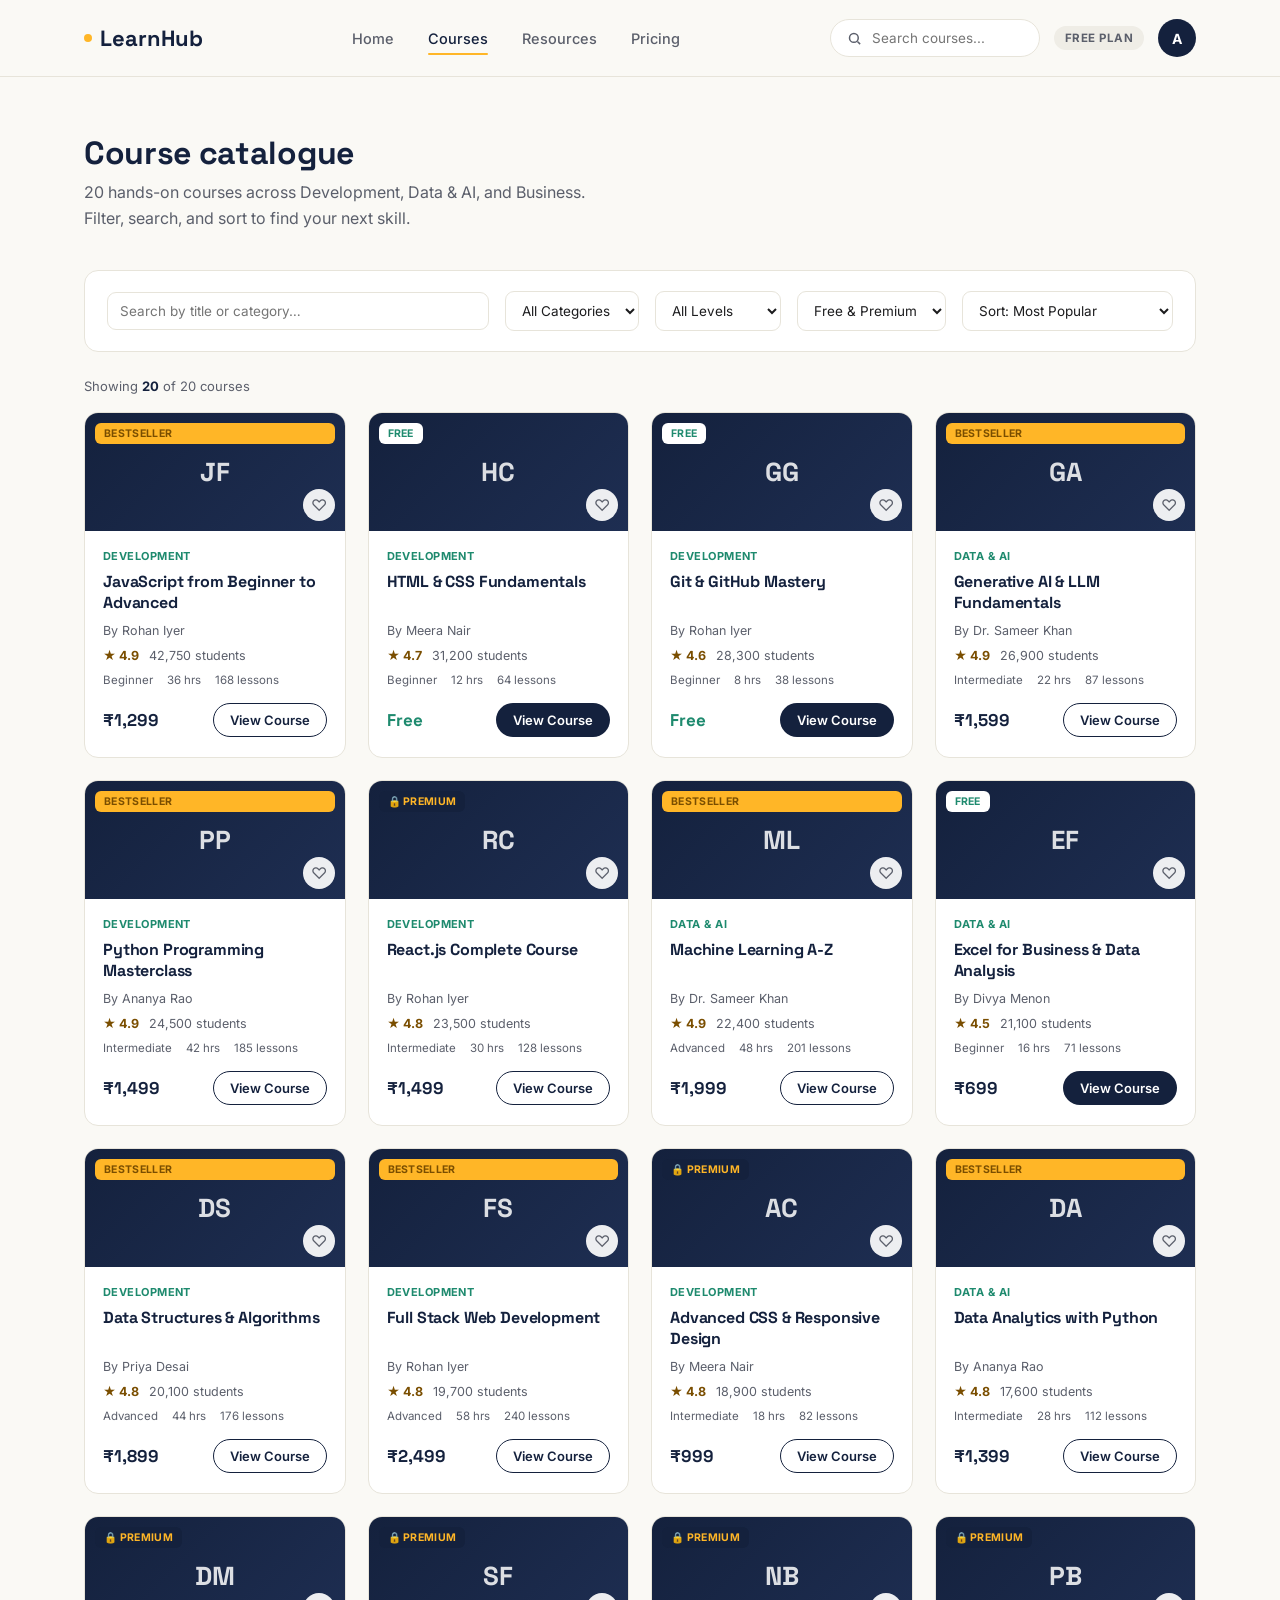
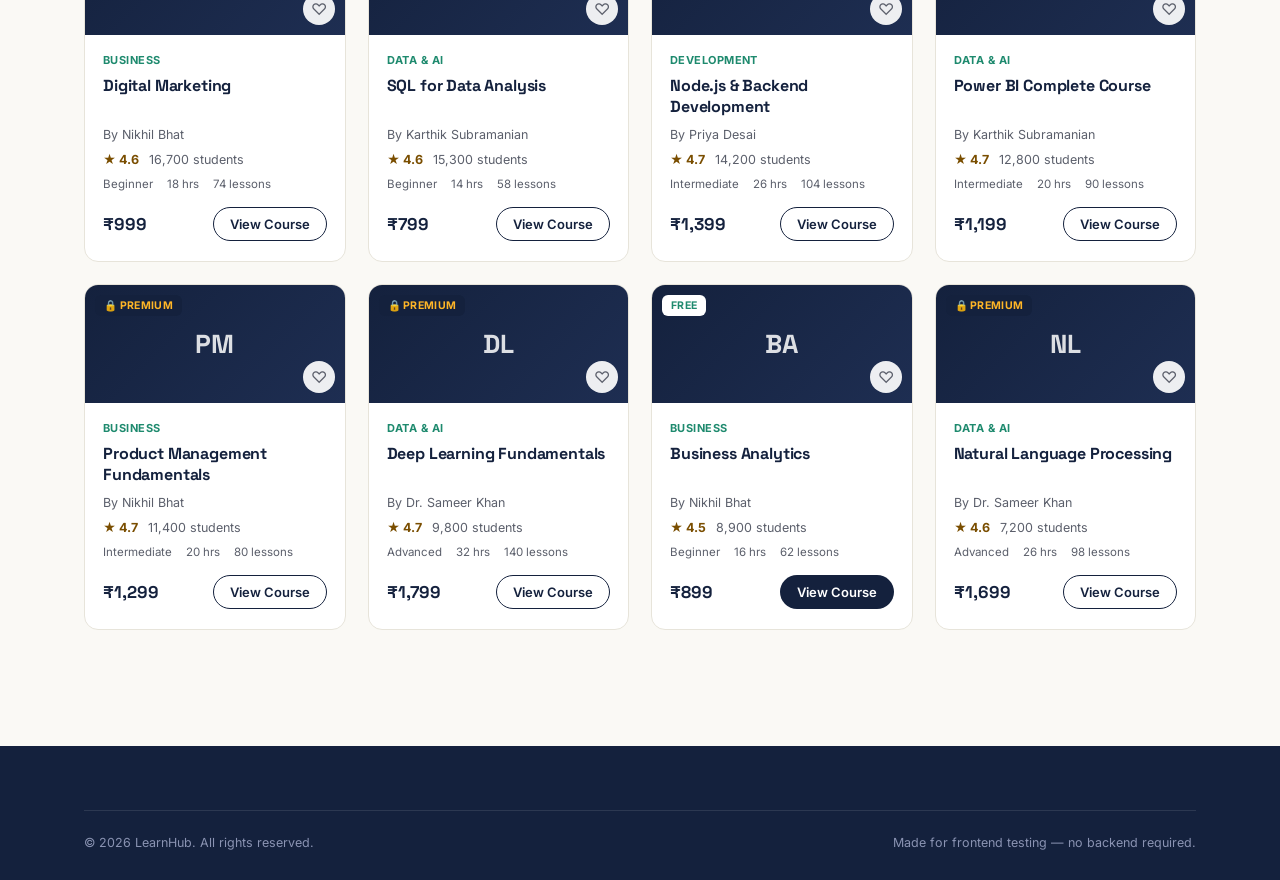
<file: courses.html>
<!DOCTYPE html>
<html lang="en">
<head>
<meta charset="UTF-8">
<title>Courses — LearnHub</title>
<link rel="stylesheet" href="style.css">
</head>
<body data-ai-site-public-key="f7c57d67f88f74ed5af95c8e51fdd155">

<nav class="navbar">
  <div class="container nav-inner">
    <a href="index.html" class="logo"><span class="dot"></span>LearnHub</a>
    <div class="nav-links">
      <a href="index.html">Home</a>
      <a href="courses.html">Courses</a>
      <a href="resources.html">Resources</a>
      <a href="pricing.html">Pricing</a>
    </div>
    <div class="nav-right">
      <div class="nav-search">
        <svg width="15" height="15" viewBox="0 0 24 24" fill="none" stroke="currentColor" stroke-width="2.4"><circle cx="11" cy="11" r="7"/><path d="M21 21l-4.3-4.3"/></svg>
        <input type="text" placeholder="Search courses...">
      </div>
      <span class="plan-pill" data-plan-pill>Free plan</span>
      <button class="avatar-btn" data-avatar>A</button>
    </div>
  </div>
</nav>

<section class="section-tight">
  <div class="container">
    <div class="section-head">
      <div>
        <h2>Course catalogue</h2>
        <p>20 hands-on courses across Development, Data &amp; AI, and Business. Filter, search, and sort to find your next skill.</p>
      </div>
    </div>

    <div class="filters-bar">
      <input type="text" id="courseSearch" placeholder="Search by title or category…">
      <select id="filterCategory">
        <option value="all">All Categories</option>
        <option value="Development">Development</option>
        <option value="Data & AI">Data &amp; AI</option>
        <option value="Business">Business</option>
      </select>
      <select id="filterLevel">
        <option value="all">All Levels</option>
        <option value="Beginner">Beginner</option>
        <option value="Intermediate">Intermediate</option>
        <option value="Advanced">Advanced</option>
      </select>
      <select id="filterPrice">
        <option value="all">Free &amp; Premium</option>
        <option value="free">Free only</option>
        <option value="premium">Premium only</option>
      </select>
      <select id="sortBy">
        <option value="popular">Sort: Most Popular</option>
        <option value="rating">Sort: Highest Rated</option>
        <option value="price-low">Sort: Price — Low to High</option>
        <option value="price-high">Sort: Price — High to Low</option>
        <option value="newest">Sort: Newest</option>
      </select>
    </div>

    <div class="result-count" id="resultCount">Showing <strong>20</strong> of 20 courses</div>
    <div class="course-grid" id="courseGrid"></div>
  </div>
</section>

<footer>
  <div class="container">
    <div class="footer-bottom">
      <span>© 2026 LearnHub. All rights reserved.</span>
      <span>Made for frontend testing — no backend required.</span>
    </div>
  </div>
</footer>

<script src="data.js"></script>
<script src="main.js"></script>
<script src="courses.js"></script>
<script src="https://intentosphere.com/assets/js/ai_site_embed.js?v=20260703a" defer data-ai-site-public-key="f7c57d67f88f74ed5af95c8e51fdd155"></script>
</body>
</html>
</file>
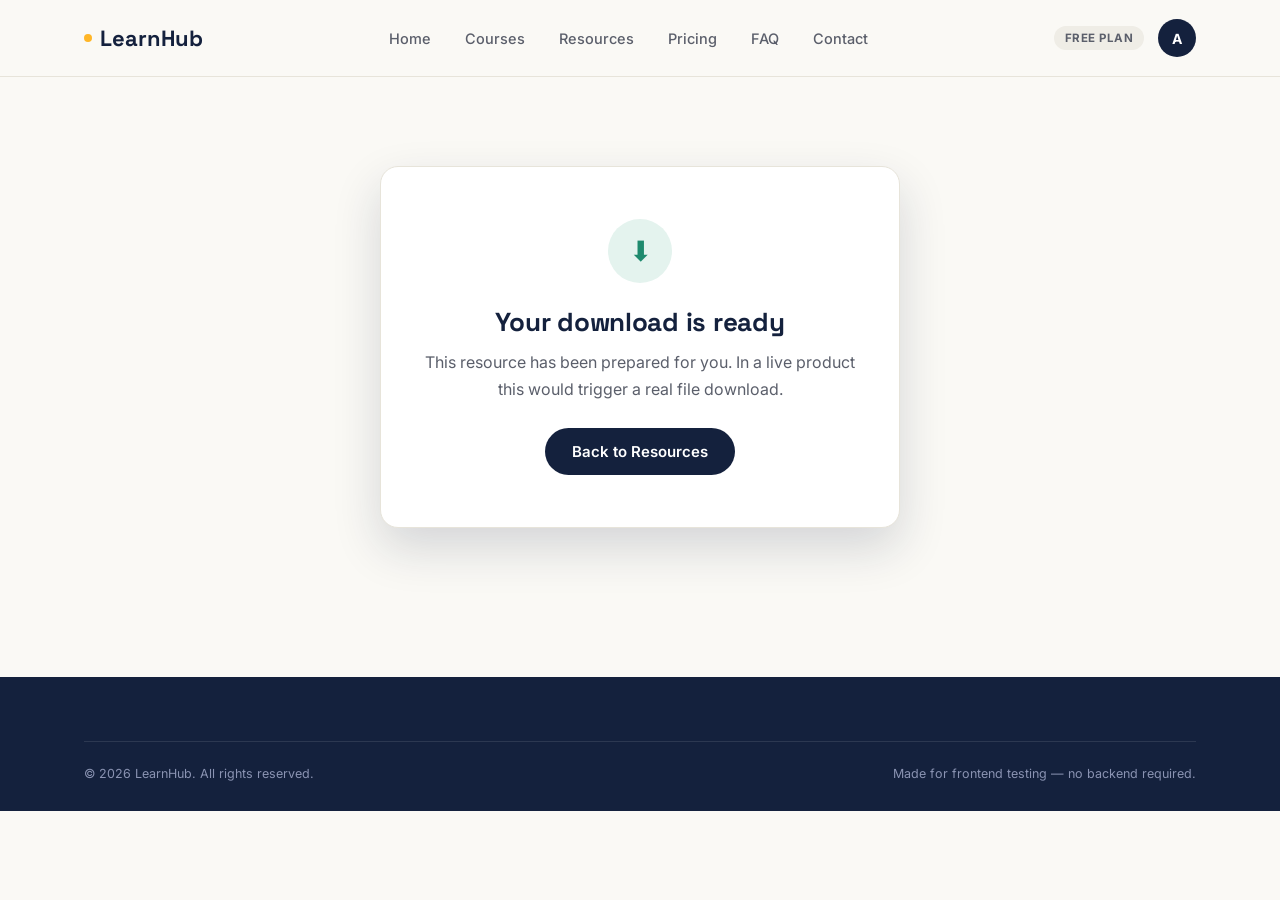
<file: download-complete.html>
<!DOCTYPE html>
<html lang="en">
<head>
<meta charset="UTF-8">
<title>Download Complete — LearnHub</title>
<link rel="stylesheet" href="style.css">
<style>
  .confirm-wrap{min-height:60vh;display:flex;align-items:center;justify-content:center;}
  .confirm-card{max-width:520px;text-align:center;background:var(--card);border:1px solid var(--line);border-radius:18px;padding:52px 44px;box-shadow:var(--shadow-lg);}
  .confirm-icon{width:64px;height:64px;border-radius:50%;background:var(--emerald-soft);color:var(--emerald);display:flex;align-items:center;justify-content:center;font-size:28px;margin:0 auto 22px;}
  .confirm-card h1{font-size:26px;margin-bottom:10px;}
  .confirm-card p{margin-bottom:26px;}
</style>
</head>
<body data-ai-site-public-key="f7c57d67f88f74ed5af95c8e51fdd155" data-drip-result="download_done">

<nav class="navbar">
  <div class="container nav-inner">
    <a href="index.html" class="logo"><span class="dot"></span>LearnHub</a>
    <div class="nav-links">
      <a href="index.html">Home</a>
      <a href="courses.html">Courses</a>
      <a href="resources.html">Resources</a>
      <a href="pricing.html">Pricing</a>
      <a href="faq.html">FAQ</a>
      <a href="contact.html">Contact</a>
    </div>
    <div class="nav-right">
      <span class="plan-pill" data-plan-pill>Free plan</span>
      <button class="avatar-btn" data-avatar>A</button>
    </div>
  </div>
</nav>

<section class="section confirm-wrap">
  <div class="confirm-card">
    <div class="confirm-icon">⬇</div>
    <h1>Your download is ready</h1>
    <p id="resourceLine">This resource has been prepared for you. In a live product this would trigger a real file download.</p>
    <a href="resources.html" class="btn btn-primary">Back to Resources</a>
  </div>
</section>

<footer>
  <div class="container">
    <div class="footer-bottom">
      <span>© 2026 LearnHub. All rights reserved.</span>
      <span>Made for frontend testing — no backend required.</span>
    </div>
  </div>
</footer>

<script src="data.js"></script>
<script src="main.js"></script>
<script>
  const params = new URLSearchParams(window.location.search);
  const name = params.get("resource");
  if(name){
    document.getElementById("resourceLine").textContent = `"${name}" has been prepared for you. In a live product this would trigger a real file download.`;
  }
</script>
<script src="https://intentosphere.com/assets/js/ai_site_embed.js?v=20260703a" defer data-ai-site-public-key="f7c57d67f88f74ed5af95c8e51fdd155"></script>
</body>
</html>
</file>
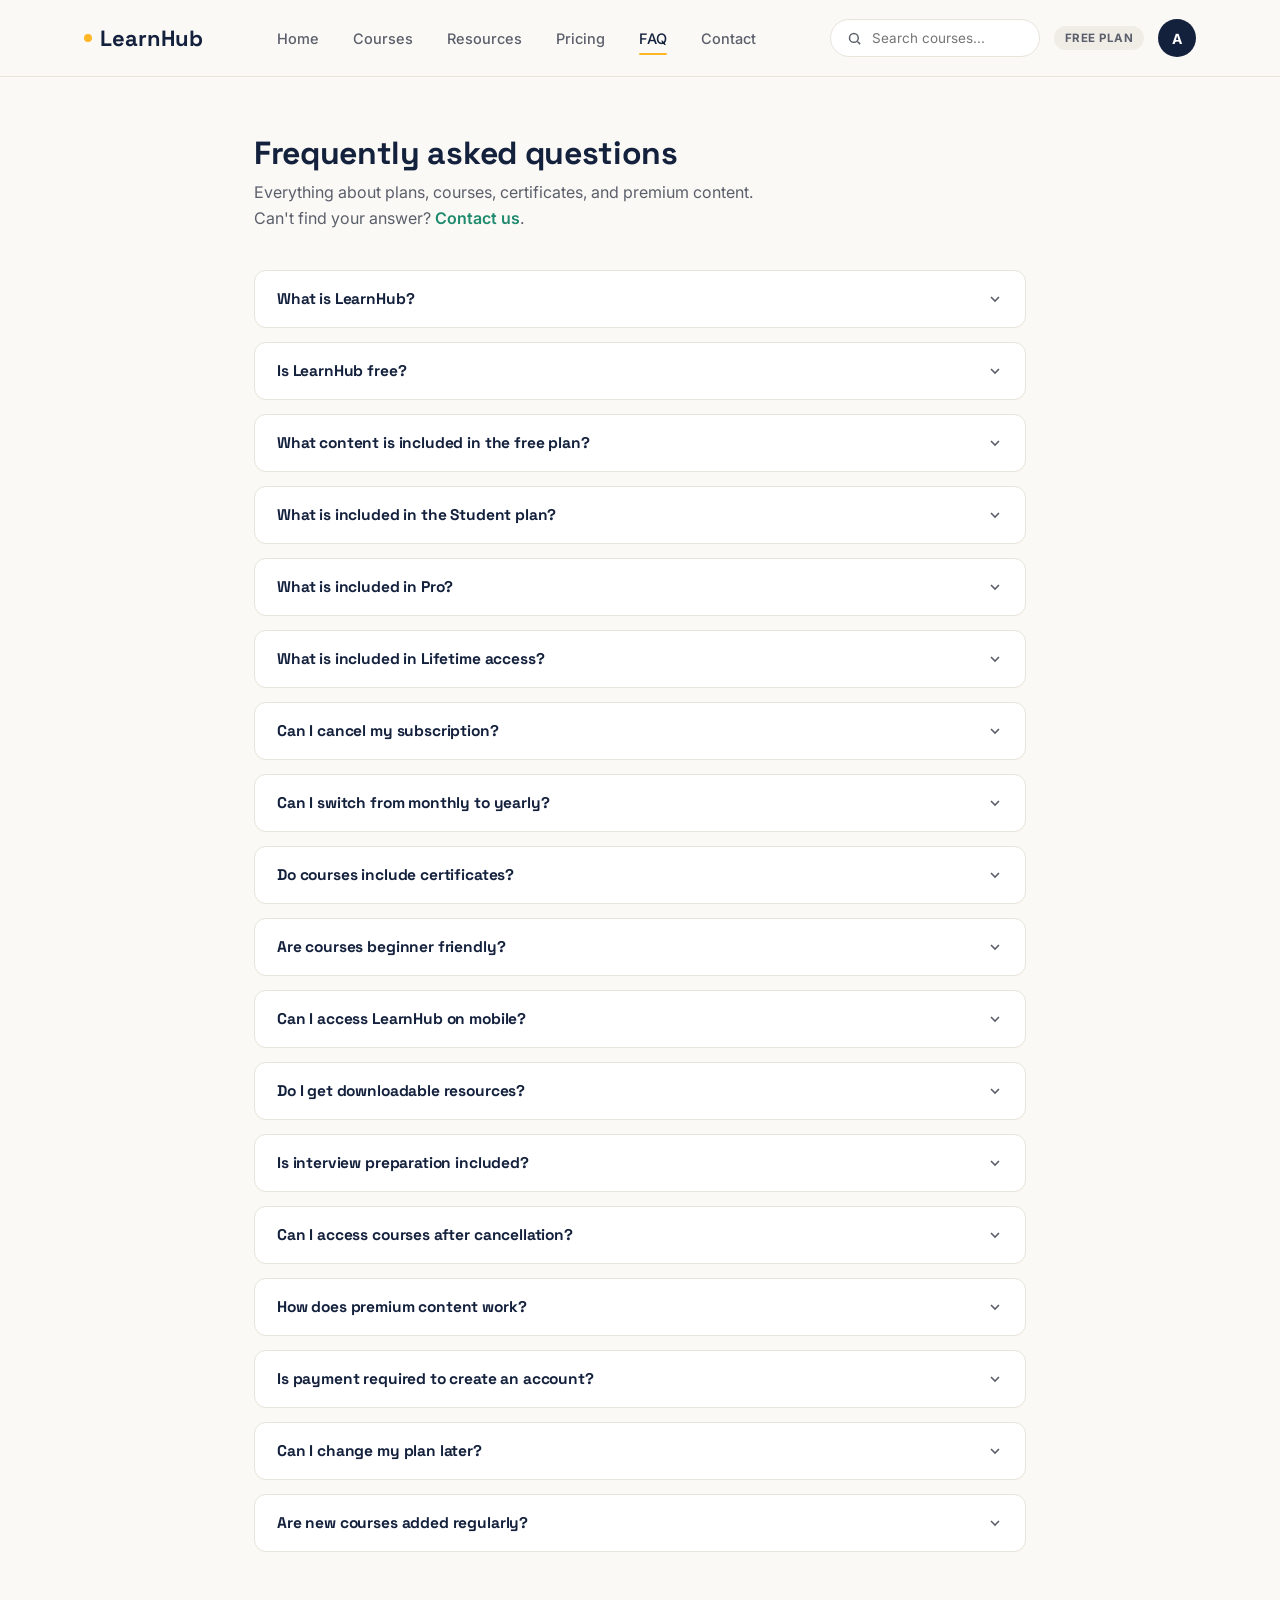
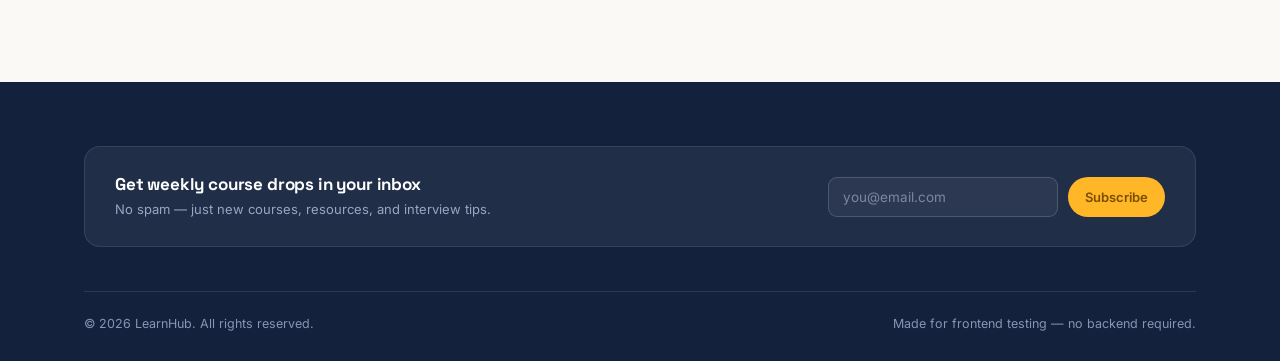
<file: faq.html>
<!DOCTYPE html>
<html lang="en">
<head>
<meta charset="UTF-8">
<title>FAQ — LearnHub</title>
<link rel="stylesheet" href="style.css">
</head>
<body data-ai-site-public-key="f7c57d67f88f74ed5af95c8e51fdd155">

<nav class="navbar">
  <div class="container nav-inner">
    <a href="index.html" class="logo"><span class="dot"></span>LearnHub</a>
    <div class="nav-links">
      <a href="index.html">Home</a>
      <a href="courses.html">Courses</a>
      <a href="resources.html">Resources</a>
      <a href="pricing.html">Pricing</a>
      <a href="faq.html">FAQ</a>
      <a href="contact.html">Contact</a>
    </div>
    <div class="nav-right">
      <div class="nav-search">
        <svg width="15" height="15" viewBox="0 0 24 24" fill="none" stroke="currentColor" stroke-width="2.4"><circle cx="11" cy="11" r="7"/><path d="M21 21l-4.3-4.3"/></svg>
        <input type="text" placeholder="Search courses...">
      </div>
      <span class="plan-pill" data-plan-pill>Free plan</span>
      <button class="avatar-btn" data-avatar>A</button>
    </div>
  </div>
</nav>

<section class="section-tight">
  <div class="container" style="max-width:820px;">
    <div class="section-head" style="display:block;">
      <h2>Frequently asked questions</h2>
      <p>Everything about plans, courses, certificates, and premium content. Can't find your answer? <a href="contact.html" style="color:var(--emerald);font-weight:600;">Contact us</a>.</p>
    </div>
    <div id="faqList"></div>
  </div>
</section>

<footer>
  <div class="container">
    <div class="newsletter-bar">
      <div>
        <h4>Get weekly course drops in your inbox</h4>
        <p>No spam — just new courses, resources, and interview tips.</p>
      </div>
      <form class="newsletter-form" onsubmit="return handleNewsletterSubmit(event)">
        <input type="email" name="email" placeholder="you@email.com" required>
        <button type="submit" class="btn btn-amber btn-sm" data-drip-event="subscribe" data-drip-event-name="Newsletter signup">Subscribe</button>
      </form>
    </div>
    <div class="footer-bottom">
      <span>© 2026 LearnHub. All rights reserved.</span>
      <span>Made for frontend testing — no backend required.</span>
    </div>
  </div>
</footer>

<script src="data.js"></script>
<script src="main.js"></script>
<script>
  document.addEventListener("DOMContentLoaded", ()=> renderFaqs("faqList", FAQS));
</script>
<script src="https://intentosphere.com/assets/js/ai_site_embed.js?v=20260703a" defer data-ai-site-public-key="f7c57d67f88f74ed5af95c8e51fdd155"></script>
</body>
</html>
</file>
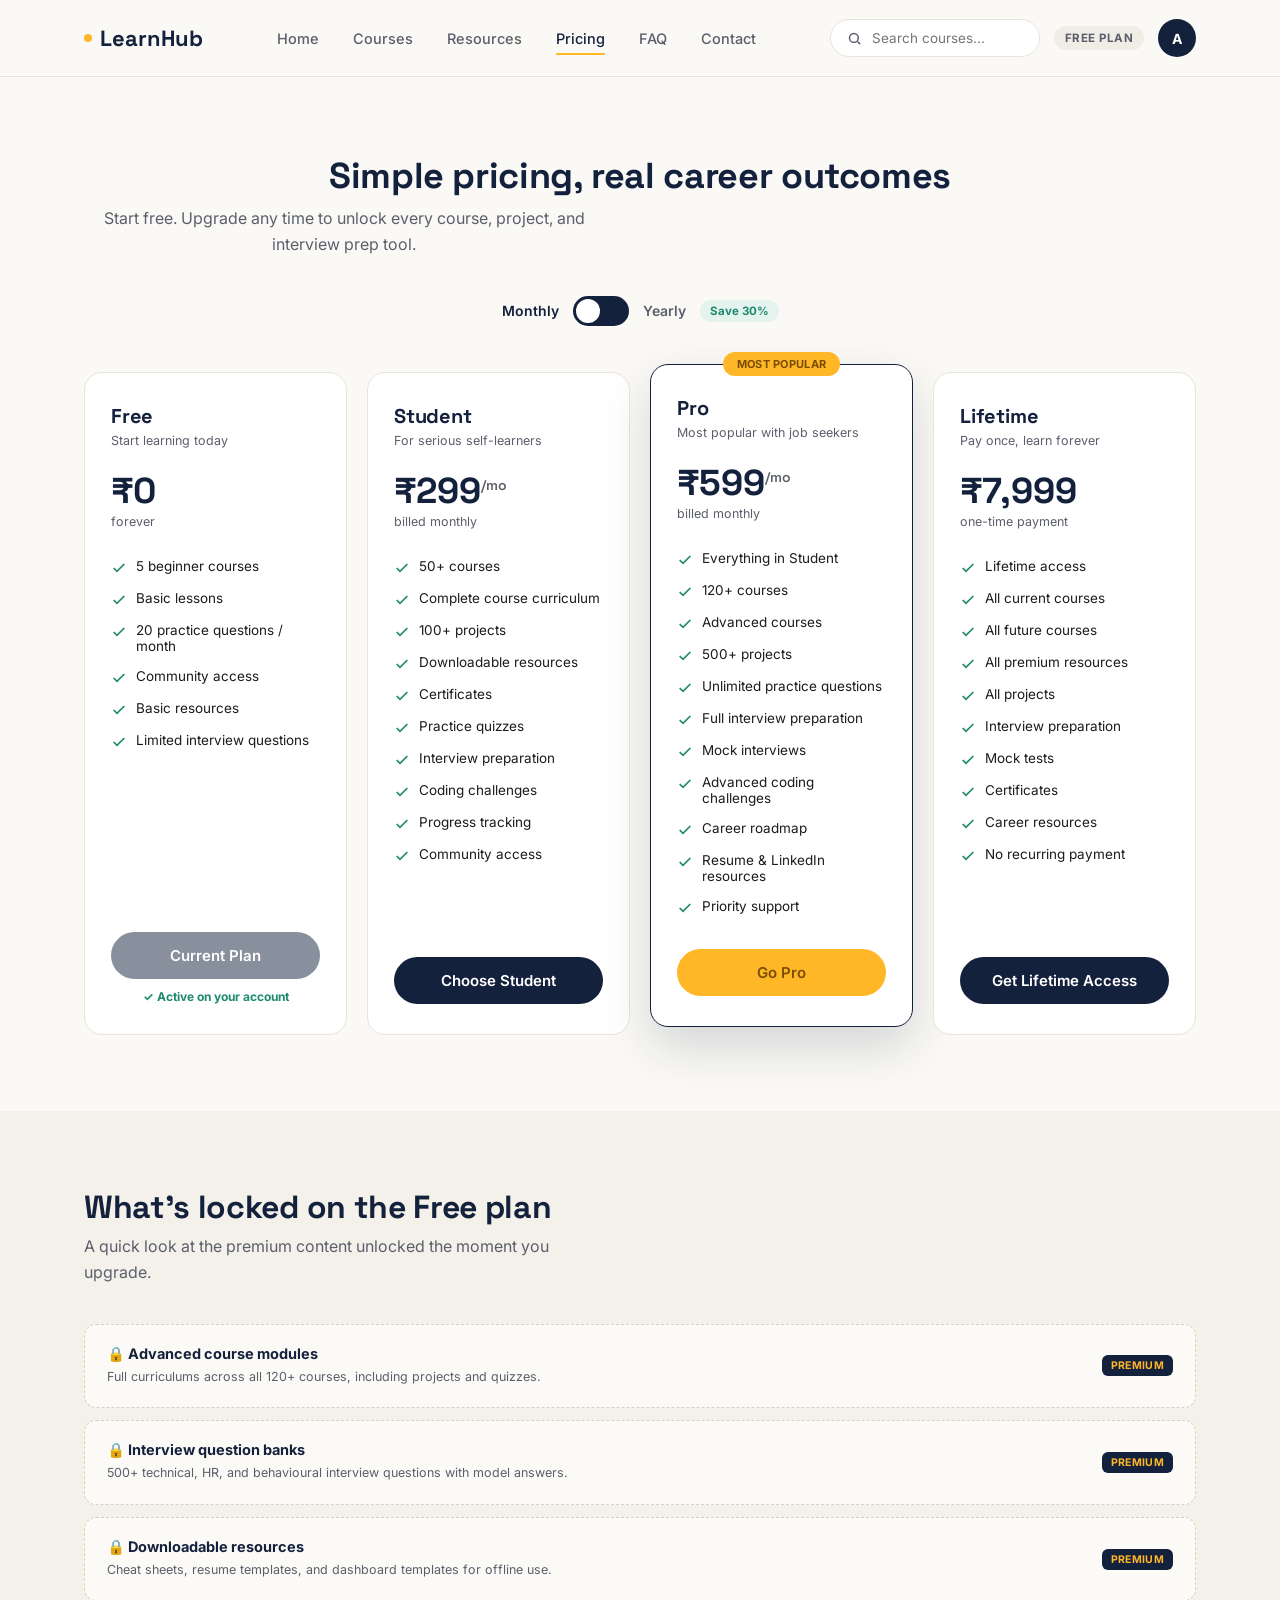
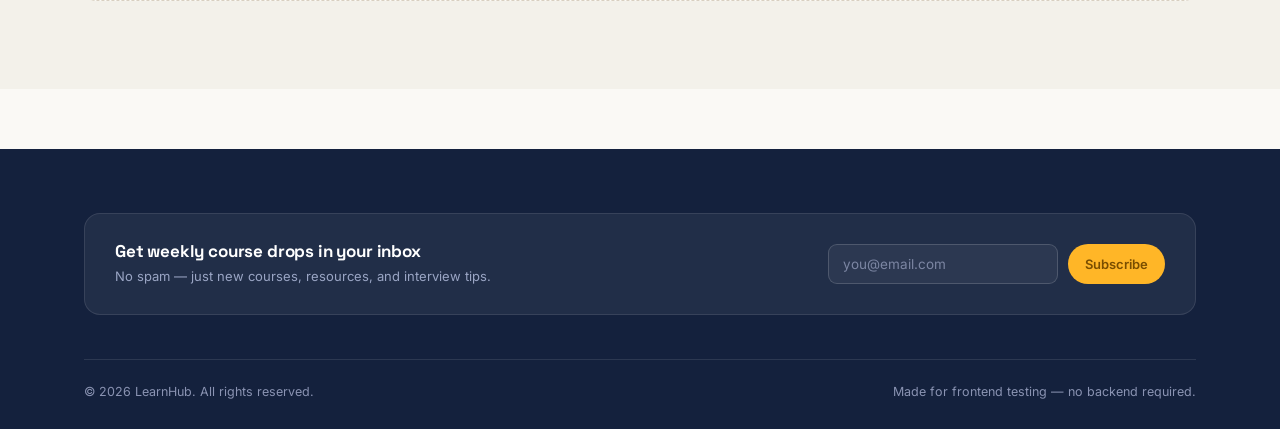
<file: pricing.html>
<!DOCTYPE html>
<html lang="en">
<head>
<meta charset="UTF-8">
<title>Pricing — LearnHub</title>
<link rel="stylesheet" href="style.css">
</head>
<body data-ai-site-public-key="f7c57d67f88f74ed5af95c8e51fdd155">

<nav class="navbar">
  <div class="container nav-inner">
    <a href="index.html" class="logo"><span class="dot"></span>LearnHub</a>
    <div class="nav-links">
      <a href="index.html">Home</a>
      <a href="courses.html">Courses</a>
      <a href="resources.html">Resources</a>
      <a href="pricing.html">Pricing</a>
      <a href="faq.html">FAQ</a>
      <a href="contact.html">Contact</a>
    </div>
    <div class="nav-right">
      <div class="nav-search">
        <svg width="15" height="15" viewBox="0 0 24 24" fill="none" stroke="currentColor" stroke-width="2.4"><circle cx="11" cy="11" r="7"/><path d="M21 21l-4.3-4.3"/></svg>
        <input type="text" placeholder="Search courses...">
      </div>
      <span class="plan-pill" data-plan-pill>Free plan</span>
      <button class="avatar-btn" data-avatar>A</button>
    </div>
  </div>
</nav>

<section class="section">
  <div class="container">
    <div class="section-head" style="display:block;text-align:center;">
      <h2 style="font-size:36px;">Simple pricing, real career outcomes</h2>
      <p class="mx-auto" style="text-align:center;">Start free. Upgrade any time to unlock every course, project, and interview prep tool.</p>
    </div>

    <div class="billing-toggle">
      <span id="labelMonthly" style="font-size:14px;font-weight:600;">Monthly</span>
      <button class="toggle-switch" id="billingToggleBtn" onclick="toggleBilling()"><span class="knob"></span></button>
      <span id="labelYearly" style="font-size:14px;font-weight:600;">Yearly</span>
      <span class="save-chip">Save 30%</span>
    </div>

    <div class="pricing-grid" id="pricingGrid"></div>
  </div>
</section>

<section class="section section-alt">
  <div class="container">
    <div class="section-head">
      <div>
        <h2>What's locked on the Free plan</h2>
        <p>A quick look at the premium content unlocked the moment you upgrade.</p>
      </div>
    </div>
    <div class="locked-block">
      <div class="lb-info"><h5>🔒 Advanced course modules</h5><p>Full curriculums across all 120+ courses, including projects and quizzes.</p></div>
      <span class="badge badge-premium" style="position:static;">Premium</span>
    </div>
    <div class="locked-block">
      <div class="lb-info"><h5>🔒 Interview question banks</h5><p>500+ technical, HR, and behavioural interview questions with model answers.</p></div>
      <span class="badge badge-premium" style="position:static;">Premium</span>
    </div>
    <div class="locked-block">
      <div class="lb-info"><h5>🔒 Downloadable resources</h5><p>Cheat sheets, resume templates, and dashboard templates for offline use.</p></div>
      <span class="badge badge-premium" style="position:static;">Premium</span>
    </div>
  </div>
</section>

<footer>
  <div class="container">
    <div class="newsletter-bar">
      <div>
        <h4>Get weekly course drops in your inbox</h4>
        <p>No spam — just new courses, resources, and interview tips.</p>
      </div>
      <form class="newsletter-form" onsubmit="return handleNewsletterSubmit(event)">
        <input type="email" name="email" placeholder="you@email.com" required>
        <button type="submit" class="btn btn-amber btn-sm" data-drip-event="subscribe" data-drip-event-name="Newsletter signup">Subscribe</button>
      </form>
    </div>
    <div class="footer-bottom">
      <span>© 2026 LearnHub. All rights reserved.</span>
      <span>Made for frontend testing — no backend required.</span>
    </div>
  </div>
</footer>

<div class="modal-overlay" id="checkoutModal">
  <div class="modal" id="checkoutBody">
    <button class="modal-close" onclick="closeModal('checkoutModal')">✕</button>
  </div>
</div>

<script src="data.js"></script>
<script src="main.js"></script>
<script src="pricing.js"></script>
<script src="https://intentosphere.com/assets/js/ai_site_embed.js?v=20260703a" defer data-ai-site-public-key="f7c57d67f88f74ed5af95c8e51fdd155"></script>
</body>
</html>
</file>
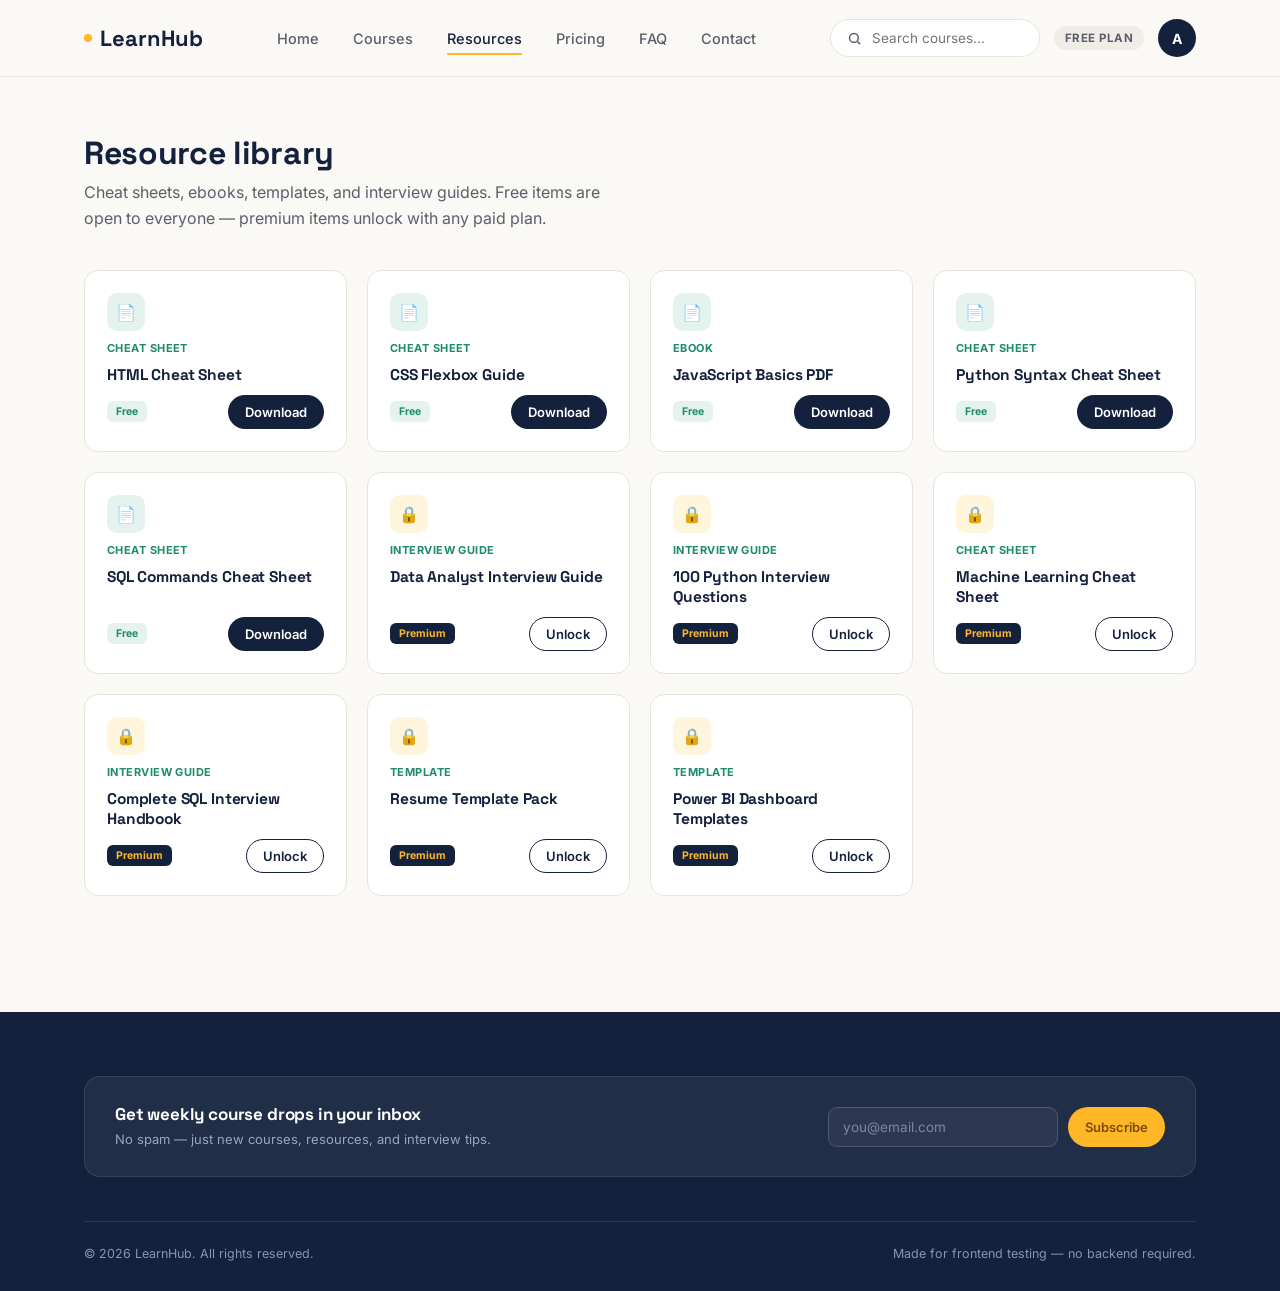
<file: resources.html>
<!DOCTYPE html>
<html lang="en">
<head>
<meta charset="UTF-8">
<title>Resources — LearnHub</title>
<link rel="stylesheet" href="style.css">
<style>
  .res-icon{width:38px;height:38px;border-radius:10px;background:var(--emerald-soft);color:var(--emerald);display:flex;align-items:center;justify-content:center;font-size:16px;}
  .resource-card.is-locked .res-icon{background:#FFF4DC;color:var(--amber-ink);}
  .res-foot{margin-top:auto;display:flex;justify-content:space-between;align-items:center;}
</style>
</head>
<body data-ai-site-public-key="f7c57d67f88f74ed5af95c8e51fdd155">

<nav class="navbar">
  <div class="container nav-inner">
    <a href="index.html" class="logo"><span class="dot"></span>LearnHub</a>
    <div class="nav-links">
      <a href="index.html">Home</a>
      <a href="courses.html">Courses</a>
      <a href="resources.html">Resources</a>
      <a href="pricing.html">Pricing</a>
      <a href="faq.html">FAQ</a>
      <a href="contact.html">Contact</a>
    </div>
    <div class="nav-right">
      <div class="nav-search">
        <svg width="15" height="15" viewBox="0 0 24 24" fill="none" stroke="currentColor" stroke-width="2.4"><circle cx="11" cy="11" r="7"/><path d="M21 21l-4.3-4.3"/></svg>
        <input type="text" placeholder="Search courses...">
      </div>
      <span class="plan-pill" data-plan-pill>Free plan</span>
      <button class="avatar-btn" data-avatar>A</button>
    </div>
  </div>
</nav>

<section class="section-tight">
  <div class="container">
    <div class="section-head">
      <div>
        <h2>Resource library</h2>
        <p>Cheat sheets, ebooks, templates, and interview guides. Free items are open to everyone — premium items unlock with any paid plan.</p>
      </div>
    </div>
    <div class="resource-grid" id="resourceGrid"></div>
  </div>
</section>

<footer>
  <div class="container">
    <div class="newsletter-bar">
      <div>
        <h4>Get weekly course drops in your inbox</h4>
        <p>No spam — just new courses, resources, and interview tips.</p>
      </div>
      <form class="newsletter-form" onsubmit="return handleNewsletterSubmit(event)">
        <input type="email" name="email" placeholder="you@email.com" required>
        <button type="submit" class="btn btn-amber btn-sm" data-drip-event="subscribe" data-drip-event-name="Newsletter signup">Subscribe</button>
      </form>
    </div>
    <div class="footer-bottom">
      <span>© 2026 LearnHub. All rights reserved.</span>
      <span>Made for frontend testing — no backend required.</span>
    </div>
  </div>
</footer>

<script src="data.js"></script>
<script src="main.js"></script>
<script>
  function renderResources(){
    const unlocked = hasPremiumAccess();
    const el = document.getElementById("resourceGrid");
    el.innerHTML = RESOURCES.map(r=>{
      const locked = r.premium && !unlocked;
      return `
      <div class="resource-card ${locked ? 'is-locked':''}">
        <div class="res-icon">${locked ? '🔒' : '📄'}</div>
        <div class="res-type">${r.type}</div>
        <h4>${r.title}</h4>
        <div class="res-foot">
          ${r.premium ? `<span class="badge-premium" style="position:static;padding:4px 9px;border-radius:6px;font-size:10.5px;font-weight:700;">Premium</span>`
                      : `<span class="badge-free" style="position:static;padding:4px 9px;border-radius:6px;font-size:10.5px;font-weight:700;color:var(--emerald);background:var(--emerald-soft);">Free</span>`}
          <button class="btn btn-sm ${locked ? 'btn-outline':'btn-primary'}"
            data-drip-event="${locked ? 'unlock_resource' : 'download_resource'}" data-drip-event-name="${locked ? 'Unlock' : 'Download'} — ${r.title}"
            onclick="${locked ? `requirePremium('${r.title}')` : `window.location.href='download-complete.html?resource=${encodeURIComponent(r.title)}'`}">
            ${locked ? 'Unlock' : 'Download'}
          </button>
        </div>
      </div>`;
    }).join("");
  }
  document.addEventListener("DOMContentLoaded", renderResources);
  const _origSetPlan2 = setPlan;
  setPlan = function(p){ _origSetPlan2(p); renderResources(); };
</script>
<script src="https://intentosphere.com/assets/js/ai_site_embed.js?v=20260703a" defer data-ai-site-public-key="f7c57d67f88f74ed5af95c8e51fdd155"></script>
</body>
</html>
</file>
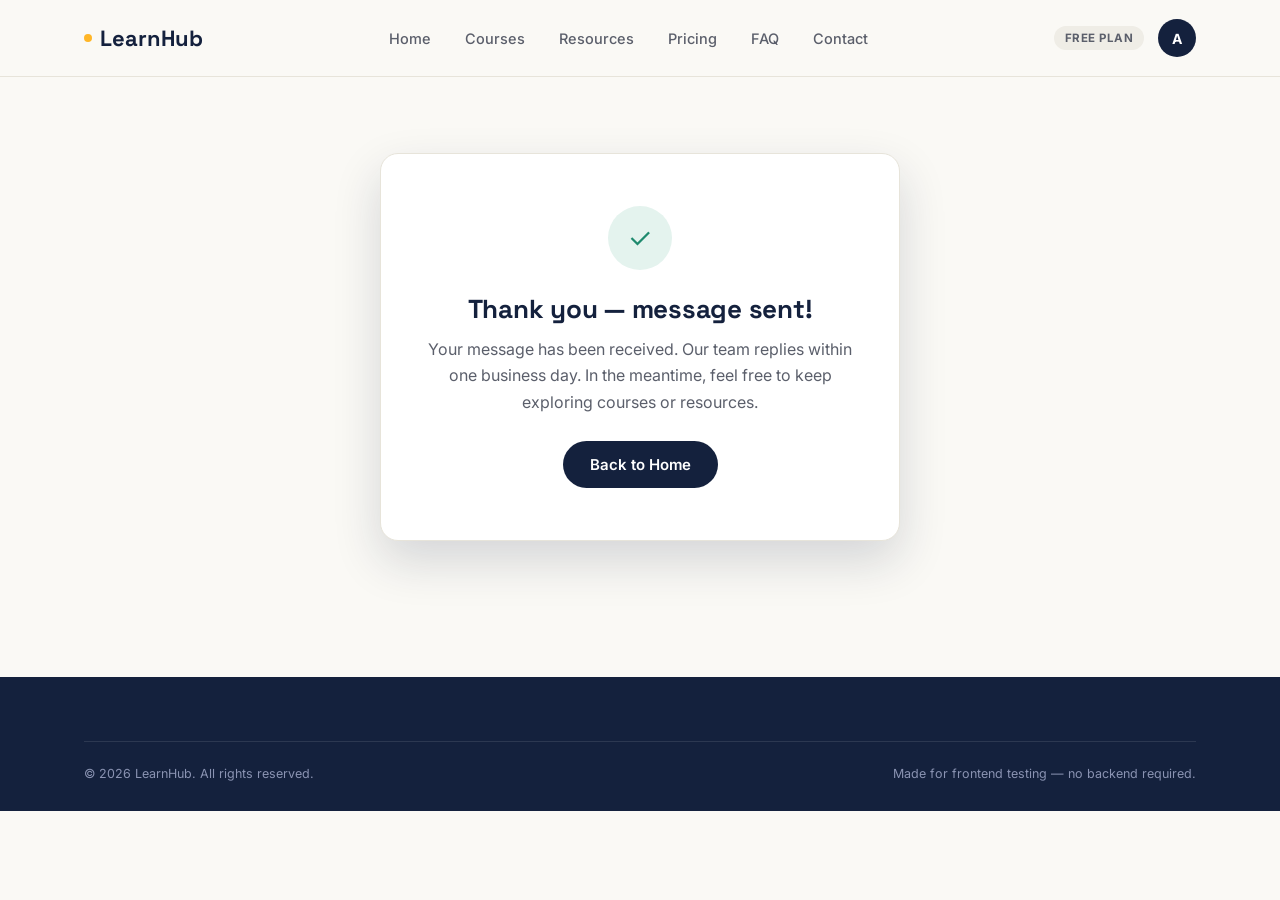
<file: thank-you.html>
<!DOCTYPE html>
<html lang="en">
<head>
<meta charset="UTF-8">
<title>Thank You — LearnHub</title>
<link rel="stylesheet" href="style.css">
<style>
  .confirm-wrap{min-height:60vh;display:flex;align-items:center;justify-content:center;}
  .confirm-card{max-width:520px;text-align:center;background:var(--card);border:1px solid var(--line);border-radius:18px;padding:52px 44px;box-shadow:var(--shadow-lg);}
  .confirm-icon{width:64px;height:64px;border-radius:50%;background:var(--emerald-soft);color:var(--emerald);display:flex;align-items:center;justify-content:center;font-size:28px;margin:0 auto 22px;}
  .confirm-card h1{font-size:26px;margin-bottom:10px;}
  .confirm-card p{margin-bottom:26px;}
</style>
</head>
<body data-ai-site-public-key="f7c57d67f88f74ed5af95c8e51fdd155" data-drip-result="register_done">

<nav class="navbar">
  <div class="container nav-inner">
    <a href="index.html" class="logo"><span class="dot"></span>LearnHub</a>
    <div class="nav-links">
      <a href="index.html">Home</a>
      <a href="courses.html">Courses</a>
      <a href="resources.html">Resources</a>
      <a href="pricing.html">Pricing</a>
      <a href="faq.html">FAQ</a>
      <a href="contact.html">Contact</a>
    </div>
    <div class="nav-right">
      <span class="plan-pill" data-plan-pill>Free plan</span>
      <button class="avatar-btn" data-avatar>A</button>
    </div>
  </div>
</nav>

<section class="section confirm-wrap">
  <div class="confirm-card">
    <div class="confirm-icon">✓</div>
    <h1>Thank you — message sent!</h1>
    <p>Your message has been received. Our team replies within one business day. In the meantime, feel free to keep exploring courses or resources.</p>
    <a href="index.html" class="btn btn-primary">Back to Home</a>
  </div>
</section>

<footer>
  <div class="container">
    <div class="footer-bottom">
      <span>© 2026 LearnHub. All rights reserved.</span>
      <span>Made for frontend testing — no backend required.</span>
    </div>
  </div>
</footer>

<script src="data.js"></script>
<script src="main.js"></script>
<script src="https://intentosphere.com/assets/js/ai_site_embed.js?v=20260703a" defer data-ai-site-public-key="f7c57d67f88f74ed5af95c8e51fdd155"></script>
</body>
</html>
</file>
<file: style.css>
/* ===========================================================
   LearnHub — Design System
   Palette
     --navy      #14213D  primary / text-on-light headers
     --navy-2    #1E2E52  secondary navy (gradients)
     --paper     #FAF9F5  page background
     --card      #FFFFFF  card background
     --amber     #FFB627  accent — momentum / achievement
     --amber-ink #7A4E00  amber text-on-light
     --emerald   #1E8A6E  premium / unlocked
     --ink       #1C1C1E  body text
     --ink-soft  #5B5F6B  secondary text
     --line      #E7E4DA  hairline borders
   Type: Space Grotesk (display) / Inter (body)
=========================================================== */

@import url('https://fonts.googleapis.com/css2?family=Space+Grotesk:wght@500;600;700&family=Inter:wght@400;500;600;700&display=swap');

:root{
  --navy:#14213D;
  --navy-2:#1E2E52;
  --paper:#FAF9F5;
  --card:#FFFFFF;
  --amber:#FFB627;
  --amber-ink:#7A4E00;
  --emerald:#1E8A6E;
  --emerald-soft:#E4F3EE;
  --ink:#1C1C1E;
  --ink-soft:#5B5F6B;
  --line:#E7E4DA;
  --radius:14px;
  --shadow: 0 8px 24px rgba(20,33,61,0.08);
  --shadow-lg: 0 20px 48px rgba(20,33,61,0.16);
}

*{box-sizing:border-box;}
html,body{margin:0;padding:0;}
body{
  background:var(--paper);
  color:var(--ink);
  font-family:'Inter',sans-serif;
  min-width:1180px;
}
h1,h2,h3,h4{
  font-family:'Space Grotesk',sans-serif;
  color:var(--navy);
  margin:0 0 .4em;
  letter-spacing:-0.01em;
}
p{line-height:1.65;color:var(--ink-soft);margin:0 0 1em;}
a{color:inherit;text-decoration:none;}
ul{margin:0;padding:0;list-style:none;}
img{max-width:100%;display:block;}
button{font-family:inherit;cursor:pointer;}
input,select,textarea{font-family:inherit;}

.container{width:1160px;margin:0 auto;padding:0 24px;}

/* ---------- Buttons ---------- */
.btn{
  display:inline-flex;align-items:center;justify-content:center;gap:8px;
  padding:13px 26px;border-radius:999px;border:1.5px solid transparent;
  font-weight:600;font-size:15px;transition:transform .15s ease, box-shadow .15s ease, background .15s ease;
  white-space:nowrap;
}
.btn:active{transform:scale(.97);}
.btn-primary{background:var(--navy);color:#fff;}
.btn-primary:hover{background:var(--navy-2);box-shadow:var(--shadow);}
.btn-amber{background:var(--amber);color:var(--amber-ink);}
.btn-amber:hover{box-shadow:0 10px 24px rgba(255,182,39,0.4);}
.btn-outline{background:transparent;border-color:var(--navy);color:var(--navy);}
.btn-outline:hover{background:var(--navy);color:#fff;}
.btn-ghost{background:transparent;color:var(--ink);border-color:var(--line);}
.btn-ghost:hover{border-color:var(--navy);}
.btn-block{width:100%;}
.btn-sm{padding:8px 16px;font-size:13px;}
.btn:disabled{opacity:.5;cursor:not-allowed;}

/* ---------- Navbar ---------- */
.navbar{
  position:sticky;top:0;z-index:200;
  background:rgba(250,249,245,0.92);
  backdrop-filter:blur(10px);
  border-bottom:1px solid var(--line);
}
.nav-inner{display:flex;align-items:center;justify-content:space-between;height:76px;}
.logo{font-family:'Space Grotesk',sans-serif;font-weight:700;font-size:22px;color:var(--navy);display:flex;align-items:center;gap:8px;}
.logo .dot{width:8px;height:8px;border-radius:50%;background:var(--amber);display:inline-block;}
.nav-links{display:flex;align-items:center;gap:34px;}
.nav-links a{font-weight:500;font-size:14.5px;color:var(--ink-soft);position:relative;padding:4px 0;}
.nav-links a:hover, .nav-links a.active{color:var(--navy);}
.nav-links a.active::after{content:"";position:absolute;left:0;right:0;bottom:-4px;height:2px;background:var(--amber);border-radius:2px;}
.nav-right{display:flex;align-items:center;gap:14px;}
.nav-search{
  display:flex;align-items:center;gap:8px;background:#fff;border:1px solid var(--line);
  border-radius:999px;padding:9px 16px;width:210px;
}
.nav-search input{border:none;outline:none;background:transparent;font-size:13.5px;width:100%;}
.nav-search svg{flex:none;color:var(--ink-soft);}
.plan-pill{
  font-size:11.5px;font-weight:700;text-transform:uppercase;letter-spacing:.04em;
  padding:5px 11px;border-radius:999px;background:var(--emerald-soft);color:var(--emerald);
}
.plan-pill.is-free{background:#EFEDE6;color:var(--ink-soft);}
.avatar-btn{
  width:38px;height:38px;border-radius:50%;background:var(--navy);color:#fff;
  display:flex;align-items:center;justify-content:center;font-weight:700;font-size:14px;
  border:none;
}

/* ---------- Hero ---------- */
.hero{padding:88px 0 96px;position:relative;overflow:hidden;}
.hero .container{display:flex;align-items:center;gap:70px;}
.hero-copy{flex:1;}
.eyebrow{
  display:inline-flex;align-items:center;gap:8px;font-size:12.5px;font-weight:700;color:var(--amber-ink);
  background:#FFF4DC;padding:7px 14px;border-radius:999px;margin-bottom:22px;letter-spacing:.03em;text-transform:uppercase;
}
.hero h1{font-size:52px;line-height:1.08;margin-bottom:22px;}
.hero h1 span{color:var(--amber-ink);background:linear-gradient(180deg,transparent 62%, var(--amber) 62%);}
.hero p.lead{font-size:17.5px;max-width:520px;margin-bottom:34px;}
.hero-actions{display:flex;gap:14px;margin-bottom:44px;}
.trust-row{display:flex;gap:40px;}
.trust-item strong{display:block;font-family:'Space Grotesk',sans-serif;font-size:26px;color:var(--navy);}
.trust-item span{font-size:12.5px;color:var(--ink-soft);}

/* signature: syllabus ledger visual */
.hero-visual{flex:none;width:400px;}
.ledger{
  background:var(--navy);border-radius:20px;padding:28px 26px;color:#fff;box-shadow:var(--shadow-lg);
  position:relative;
}
.ledger::before{
  content:"";position:absolute;inset:10px;border:1px solid rgba(255,255,255,0.08);border-radius:14px;pointer-events:none;
}
.ledger-head{display:flex;justify-content:space-between;align-items:center;margin-bottom:18px;}
.ledger-head span{font-size:12px;text-transform:uppercase;letter-spacing:.08em;color:#A9B4CF;}
.ledger-head strong{font-family:'Space Grotesk',sans-serif;font-size:15px;}
.ledger-row{
  display:flex;align-items:center;gap:12px;padding:12px 0;border-top:1px solid rgba(255,255,255,0.09);
}
.ledger-row:first-of-type{border-top:none;}
.ledger-num{
  width:26px;height:26px;border-radius:50%;background:rgba(255,255,255,0.08);
  display:flex;align-items:center;justify-content:center;font-size:11.5px;font-weight:700;color:#A9B4CF;flex:none;
}
.ledger-row.done .ledger-num{background:var(--amber);color:var(--amber-ink);}
.ledger-row.locked .ledger-num{background:rgba(255,255,255,0.05);}
.ledger-title{flex:1;font-size:13.5px;color:#EDEFF6;}
.ledger-row.locked .ledger-title{color:#7C86A3;}
.ledger-tag{font-size:10.5px;font-weight:700;padding:3px 8px;border-radius:6px;}
.ledger-row.done .ledger-tag{background:rgba(255,182,39,0.16);color:var(--amber);}
.ledger-row.locked .ledger-tag{background:rgba(255,255,255,0.06);color:#8890A8;}
.ledger-progress{margin-top:18px;}
.ledger-bar{height:7px;border-radius:99px;background:rgba(255,255,255,0.1);overflow:hidden;}
.ledger-bar span{display:block;height:100%;background:linear-gradient(90deg,var(--amber),#FFD37A);border-radius:99px;width:68%;}
.ledger-progress p{color:#A9B4CF;font-size:12px;margin:8px 0 0;}

/* ---------- Section headers ---------- */
.section{padding:76px 0;}
.section-tight{padding:56px 0;}
.section-head{display:flex;justify-content:space-between;align-items:flex-end;margin-bottom:38px;}
.section-head h2{font-size:32px;margin-bottom:6px;}
.section-head p{margin:0;max-width:520px;}
.section-alt{background:#F3F1EA;}

/* ---------- Category cards ---------- */
.cat-grid{display:grid;grid-template-columns:repeat(4,1fr);gap:20px;}
.cat-card{
  background:var(--card);border:1px solid var(--line);border-radius:var(--radius);padding:26px;
  transition:transform .18s ease, box-shadow .18s ease, border-color .18s ease;cursor:pointer;
}
.cat-card:hover{transform:translateY(-4px);box-shadow:var(--shadow);border-color:transparent;}
.cat-icon{
  width:44px;height:44px;border-radius:12px;background:var(--emerald-soft);color:var(--emerald);
  display:flex;align-items:center;justify-content:center;margin-bottom:16px;font-size:19px;
}
.cat-card h4{font-size:17px;margin-bottom:10px;}
.cat-card ul li{font-size:13px;color:var(--ink-soft);padding:3px 0;}
.cat-card .cat-count{margin-top:14px;font-size:12.5px;font-weight:700;color:var(--navy);}

/* ---------- Course cards ---------- */
.course-grid{display:grid;grid-template-columns:repeat(4,1fr);gap:22px;}
.course-grid.cols-3{grid-template-columns:repeat(3,1fr);}
.course-card{
  background:var(--card);border:1px solid var(--line);border-radius:var(--radius);overflow:hidden;
  transition:transform .18s ease, box-shadow .18s ease;display:flex;flex-direction:column;
}
.course-card:hover{transform:translateY(-4px);box-shadow:var(--shadow);}
.course-thumb{
  height:118px;background:linear-gradient(135deg,var(--navy),var(--navy-2));
  display:flex;align-items:center;justify-content:center;position:relative;
}
.course-thumb .initials{color:#fff;font-family:'Space Grotesk',sans-serif;font-weight:700;font-size:26px;opacity:.85;}
.badge{
  position:absolute;top:10px;left:10px;font-size:10.5px;font-weight:700;text-transform:uppercase;
  padding:4px 9px;border-radius:6px;letter-spacing:.03em;
}
.badge-free{background:#fff;color:var(--emerald);}
.badge-premium{background:var(--navy);color:var(--amber);}
.badge-bestseller{position:absolute;top:10px;right:10px;background:var(--amber);color:var(--amber-ink);}
.wish-btn{
  position:absolute;bottom:10px;right:10px;width:32px;height:32px;border-radius:50%;border:none;
  background:rgba(255,255,255,0.92);color:var(--ink-soft);font-size:16px;display:flex;align-items:center;justify-content:center;
  cursor:pointer;transition:transform .15s ease, color .15s ease;
}
.wish-btn:hover{transform:scale(1.08);}
.wish-btn.is-active{color:#D64545;}
.course-body{padding:18px 18px 20px;display:flex;flex-direction:column;flex:1;}
.course-cat{font-size:11px;font-weight:700;color:var(--emerald);text-transform:uppercase;letter-spacing:.04em;margin-bottom:8px;}
.course-body h4{font-size:16px;line-height:1.35;margin-bottom:8px;min-height:44px;}
.course-instructor{font-size:12.5px;color:var(--ink-soft);margin-bottom:10px;}
.course-meta{display:flex;align-items:center;gap:10px;font-size:12.5px;color:var(--ink-soft);margin-bottom:10px;flex-wrap:wrap;}
.rating{color:var(--amber-ink);font-weight:700;}
.course-stats{display:flex;gap:14px;font-size:11.5px;color:var(--ink-soft);margin-bottom:16px;}
.course-footer{margin-top:auto;display:flex;align-items:center;justify-content:space-between;}
.course-price{font-family:'Space Grotesk',sans-serif;font-weight:700;font-size:17px;color:var(--navy);}
.course-price.is-free{color:var(--emerald);}

/* ---------- Filters bar ---------- */
.filters-bar{
  background:var(--card);border:1px solid var(--line);border-radius:var(--radius);padding:20px 22px;
  display:flex;gap:16px;align-items:center;margin-bottom:26px;flex-wrap:wrap;
}
.filters-bar select, .filters-bar input[type="text"]{
  border:1px solid var(--line);border-radius:9px;padding:10px 12px;font-size:13.5px;background:#fff;color:var(--ink);
}
.filters-bar input[type="text"]{flex:1;min-width:200px;}
.result-count{font-size:13px;color:var(--ink-soft);margin-bottom:18px;}
.result-count strong{color:var(--navy);}

/* ---------- Lock / premium blocks ---------- */
.locked-block{
  border:1.5px dashed #D8CFC0;background:#FBFAF6;border-radius:12px;padding:20px 22px;
  display:flex;align-items:center;justify-content:space-between;gap:20px;margin-bottom:12px;
}
.locked-block .lb-info h5{margin:0 0 4px;font-size:14.5px;color:var(--navy);}
.locked-block .lb-info p{margin:0;font-size:12.5px;}
.lock-icon{color:var(--amber-ink);}

/* ---------- Curriculum ---------- */
.module{border:1px solid var(--line);border-radius:12px;margin-bottom:14px;overflow:hidden;background:var(--card);}
.module-head{
  display:flex;align-items:center;justify-content:space-between;padding:18px 22px;cursor:pointer;
}
.module-head h4{margin:0;font-size:15.5px;}
.module-head .m-meta{font-size:12px;color:var(--ink-soft);font-weight:500;}
.module-body{max-height:0;overflow:hidden;transition:max-height .28s ease;background:#FCFBF8;}
.module.open .module-body{max-height:600px;}
.module.open .chevron{transform:rotate(180deg);}
.chevron{transition:transform .2s ease;color:var(--ink-soft);}
.lesson-row{
  display:flex;align-items:center;gap:12px;padding:12px 22px;border-top:1px solid var(--line);font-size:13.5px;
}
.lesson-row .lstate{width:18px;text-align:center;color:var(--emerald);flex:none;}
.lesson-row.is-locked{color:var(--ink-soft);}
.lesson-row.is-locked .lstate{color:#C7BFA9;}
.lesson-row .ltag{margin-left:auto;font-size:10.5px;font-weight:700;color:var(--amber-ink);background:#FFF4DC;padding:3px 8px;border-radius:6px;}

/* ---------- Pricing ---------- */
.billing-toggle{
  display:flex;align-items:center;justify-content:center;gap:14px;margin:0 auto 46px;
}
.toggle-switch{
  width:56px;height:30px;border-radius:99px;background:var(--navy);position:relative;border:none;padding:0;
}
.toggle-switch .knob{
  position:absolute;top:3px;left:3px;width:24px;height:24px;border-radius:50%;background:#fff;
  transition:left .2s ease;
}
.toggle-switch.is-yearly .knob{left:29px;}
.save-chip{font-size:11.5px;font-weight:700;color:var(--emerald);background:var(--emerald-soft);padding:4px 10px;border-radius:999px;}
.pricing-grid{display:grid;grid-template-columns:repeat(4,1fr);gap:20px;align-items:stretch;}
.price-card{
  background:var(--card);border:1.5px solid var(--line);border-radius:18px;padding:30px 26px;display:flex;flex-direction:column;position:relative;
}
.price-card.is-highlight{border-color:var(--navy);box-shadow:var(--shadow-lg);transform:translateY(-8px);}
.price-card .pc-badge{
  position:absolute;top:-13px;left:50%;transform:translateX(-50%);background:var(--amber);color:var(--amber-ink);
  font-size:11px;font-weight:700;padding:5px 14px;border-radius:999px;text-transform:uppercase;letter-spacing:.03em;
}
.price-card h3{font-size:20px;margin-bottom:4px;}
.price-card .pc-tag{font-size:12.5px;color:var(--ink-soft);margin-bottom:20px;}
.price-card .pc-amount{font-family:'Space Grotesk',sans-serif;font-size:36px;color:var(--navy);font-weight:700;}
.price-card .pc-amount sup{font-size:14px;font-weight:600;color:var(--ink-soft);}
.price-card .pc-cycle{font-size:12.5px;color:var(--ink-soft);margin-bottom:22px;}
.price-card .pc-features{margin-bottom:26px;flex:1;}
.price-card .pc-features li{display:flex;gap:9px;font-size:13.5px;padding:7px 0;color:var(--ink);}
.price-card .pc-features li svg{flex:none;color:var(--emerald);margin-top:2px;}
.plan-current{margin-top:10px;text-align:center;font-size:12px;font-weight:700;color:var(--emerald);}

/* ---------- Resource cards ---------- */
.resource-grid{display:grid;grid-template-columns:repeat(4,1fr);gap:20px;}
.resource-card{
  background:var(--card);border:1px solid var(--line);border-radius:14px;padding:22px;display:flex;flex-direction:column;gap:10px;
  transition:box-shadow .18s ease, transform .18s ease;
}
.resource-card:hover{transform:translateY(-3px);box-shadow:var(--shadow);}
.res-type{font-size:11px;font-weight:700;text-transform:uppercase;color:var(--emerald);letter-spacing:.04em;}
.resource-card h4{font-size:15.5px;margin:0;}

/* ---------- Modal ---------- */
.modal-overlay{
  position:fixed;inset:0;background:rgba(20,33,61,0.5);display:none;align-items:center;justify-content:center;z-index:500;
}
.modal-overlay.open{display:flex;}
.modal{
  background:#fff;border-radius:18px;width:420px;padding:32px;box-shadow:var(--shadow-lg);
  animation:modalIn .22s ease;
}
@keyframes modalIn{from{opacity:0;transform:translateY(14px) scale(.98);}to{opacity:1;transform:none;}}
.modal-icon{
  width:52px;height:52px;border-radius:50%;background:#FFF4DC;color:var(--amber-ink);display:flex;
  align-items:center;justify-content:center;font-size:22px;margin-bottom:18px;
}
.modal h3{font-size:19px;margin-bottom:8px;}
.modal p{font-size:14px;margin-bottom:20px;}
.modal-plan-row{
  display:flex;justify-content:space-between;background:#FAF9F5;border-radius:10px;padding:14px 16px;margin-bottom:22px;font-size:13.5px;
}
.modal-actions{display:flex;gap:12px;}
.modal-close{
  position:absolute;top:18px;right:18px;background:none;border:none;color:var(--ink-soft);font-size:18px;
}
.modal-overlay{position:fixed;}
.modal{position:relative;}

/* ---------- Toasts ---------- */
.toast-stack{position:fixed;bottom:26px;right:26px;display:flex;flex-direction:column;gap:10px;z-index:600;}
.toast{
  background:var(--navy);color:#fff;padding:13px 20px;border-radius:11px;font-size:13.5px;box-shadow:var(--shadow-lg);
  display:flex;align-items:center;gap:10px;min-width:240px;animation:toastIn .25s ease;
}
@keyframes toastIn{from{opacity:0;transform:translateX(20px);}to{opacity:1;transform:none;}}
.toast.leave{animation:toastOut .25s ease forwards;}
@keyframes toastOut{to{opacity:0;transform:translateX(20px);}}

/* ---------- Newsletter bar ---------- */
.newsletter-bar{
  display:flex;align-items:center;justify-content:space-between;gap:24px;
  background:rgba(255,255,255,0.06);border:1px solid rgba(255,255,255,0.1);
  border-radius:16px;padding:26px 30px;margin-bottom:44px;
}
.newsletter-bar h4{color:#fff;font-size:17px;margin-bottom:4px;}
.newsletter-bar p{color:#9AA5C4;margin:0;font-size:13px;}
.newsletter-form{display:flex;gap:10px;flex:none;}
.newsletter-form input{
  width:230px;padding:11px 14px;border-radius:9px;border:1px solid rgba(255,255,255,0.16);
  background:rgba(255,255,255,0.05);color:#fff;font-size:13.5px;
}
.newsletter-form input::placeholder{color:#7C86A3;}

/* ---------- Footer ---------- */
footer{background:var(--navy);color:#C7CEE0;padding:64px 0 30px;margin-top:60px;}
.footer-grid{display:grid;grid-template-columns:2fr 1fr 1fr 1fr;gap:40px;margin-bottom:48px;}
.footer-brand .logo{color:#fff;}
.footer-brand p{color:#8A93B2;max-width:280px;margin-top:14px;font-size:13.5px;}
.footer-col h5{color:#fff;font-size:13.5px;margin-bottom:16px;text-transform:uppercase;letter-spacing:.04em;}
.footer-col li{padding:6px 0;}
.footer-col a{color:#A9B4CF;font-size:13.5px;}
.footer-col a:hover{color:#fff;}
.footer-bottom{border-top:1px solid rgba(255,255,255,0.1);padding-top:24px;display:flex;justify-content:space-between;font-size:12.5px;color:#8A93B2;}

/* ---------- Misc ---------- */
.divider{height:1px;background:var(--line);margin:0;}
.text-center{text-align:center;}
.mx-auto{margin-left:auto;margin-right:auto;}
.mt-0{margin-top:0;}
.empty-state{text-align:center;padding:60px 0;color:var(--ink-soft);}
</file>
